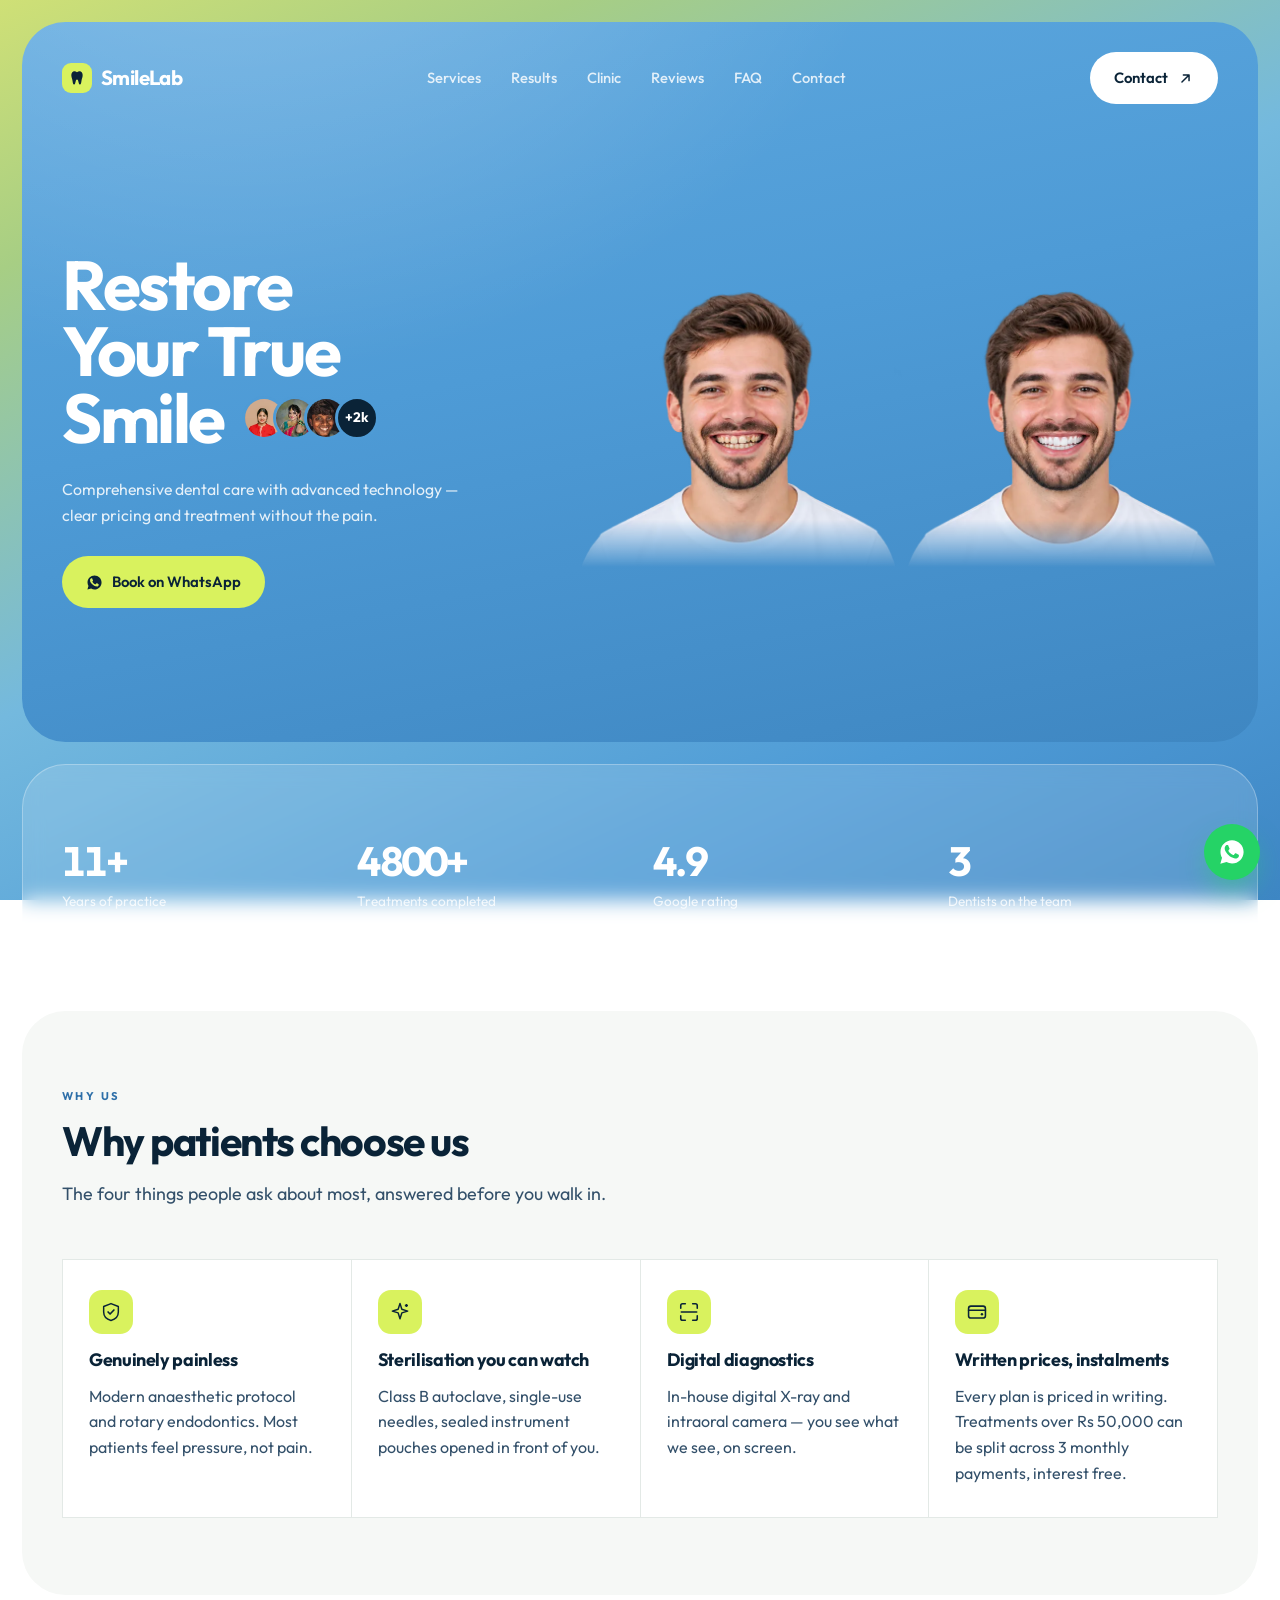
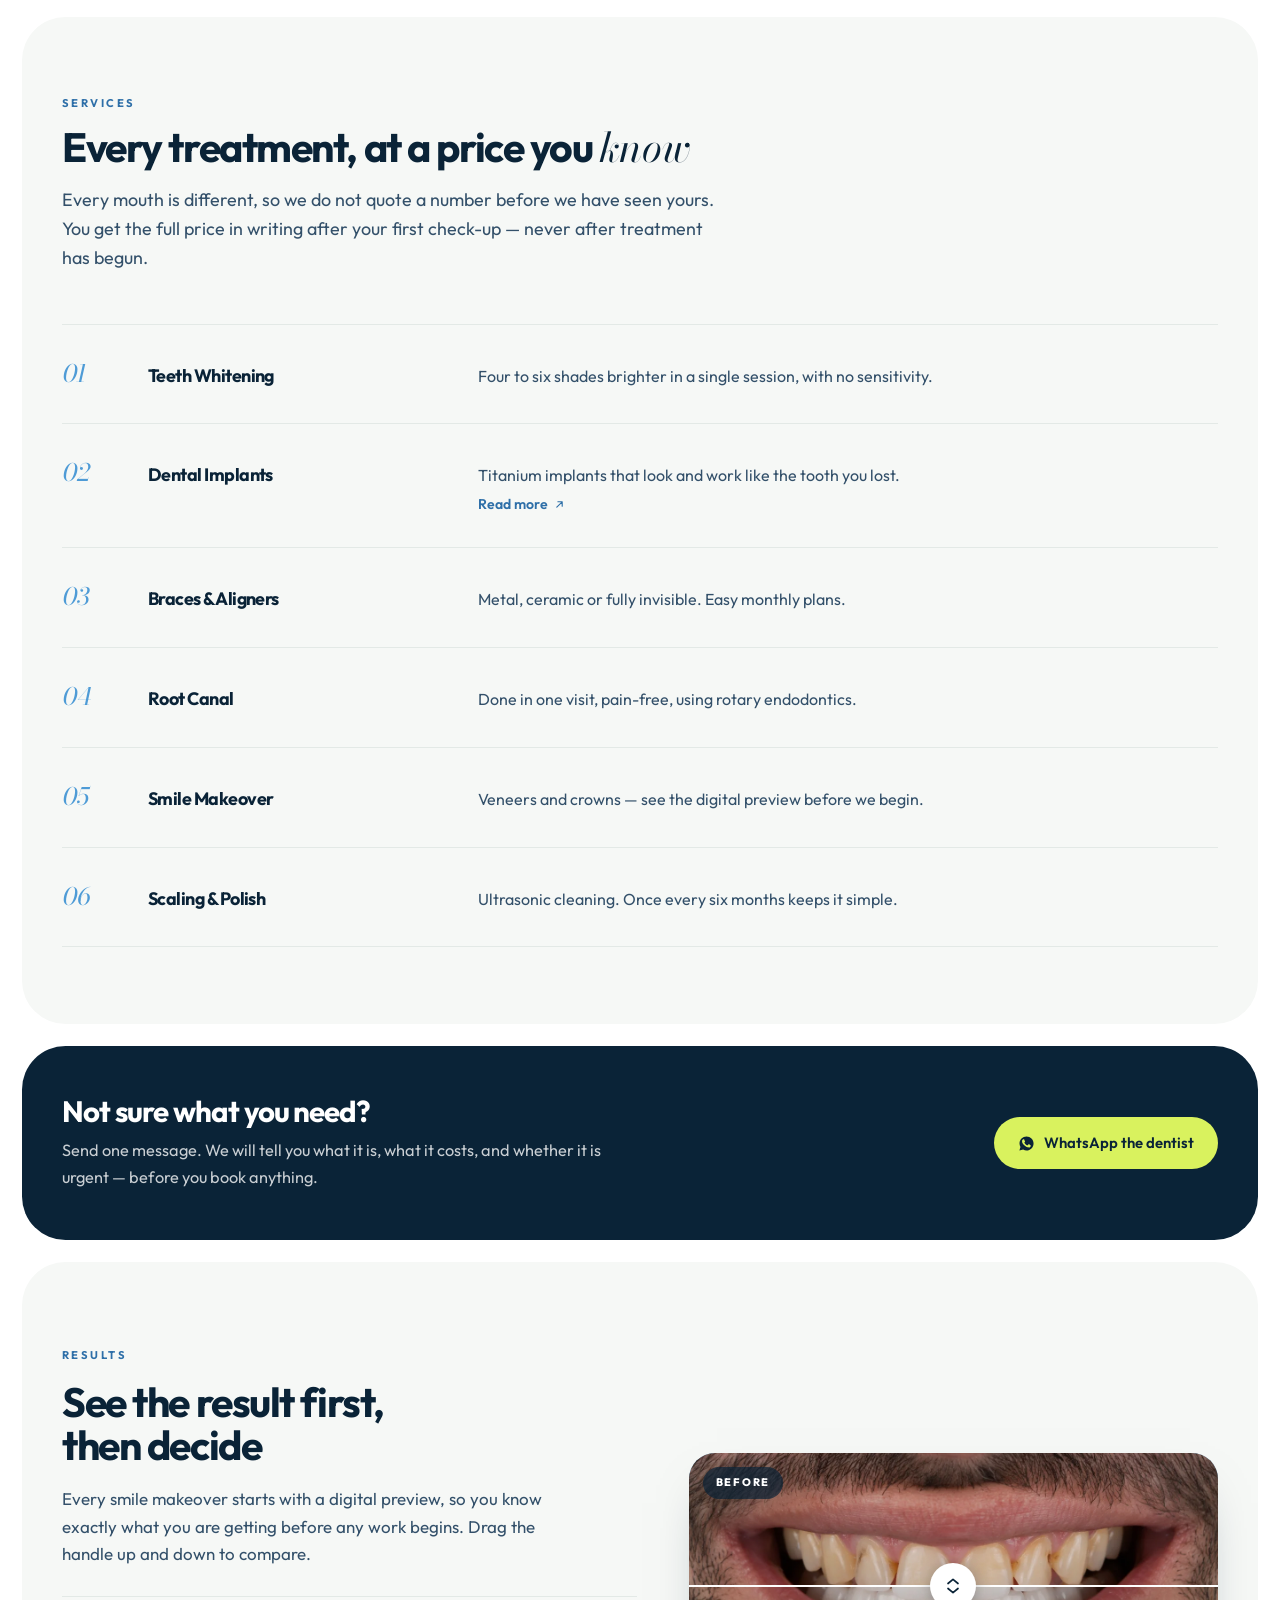
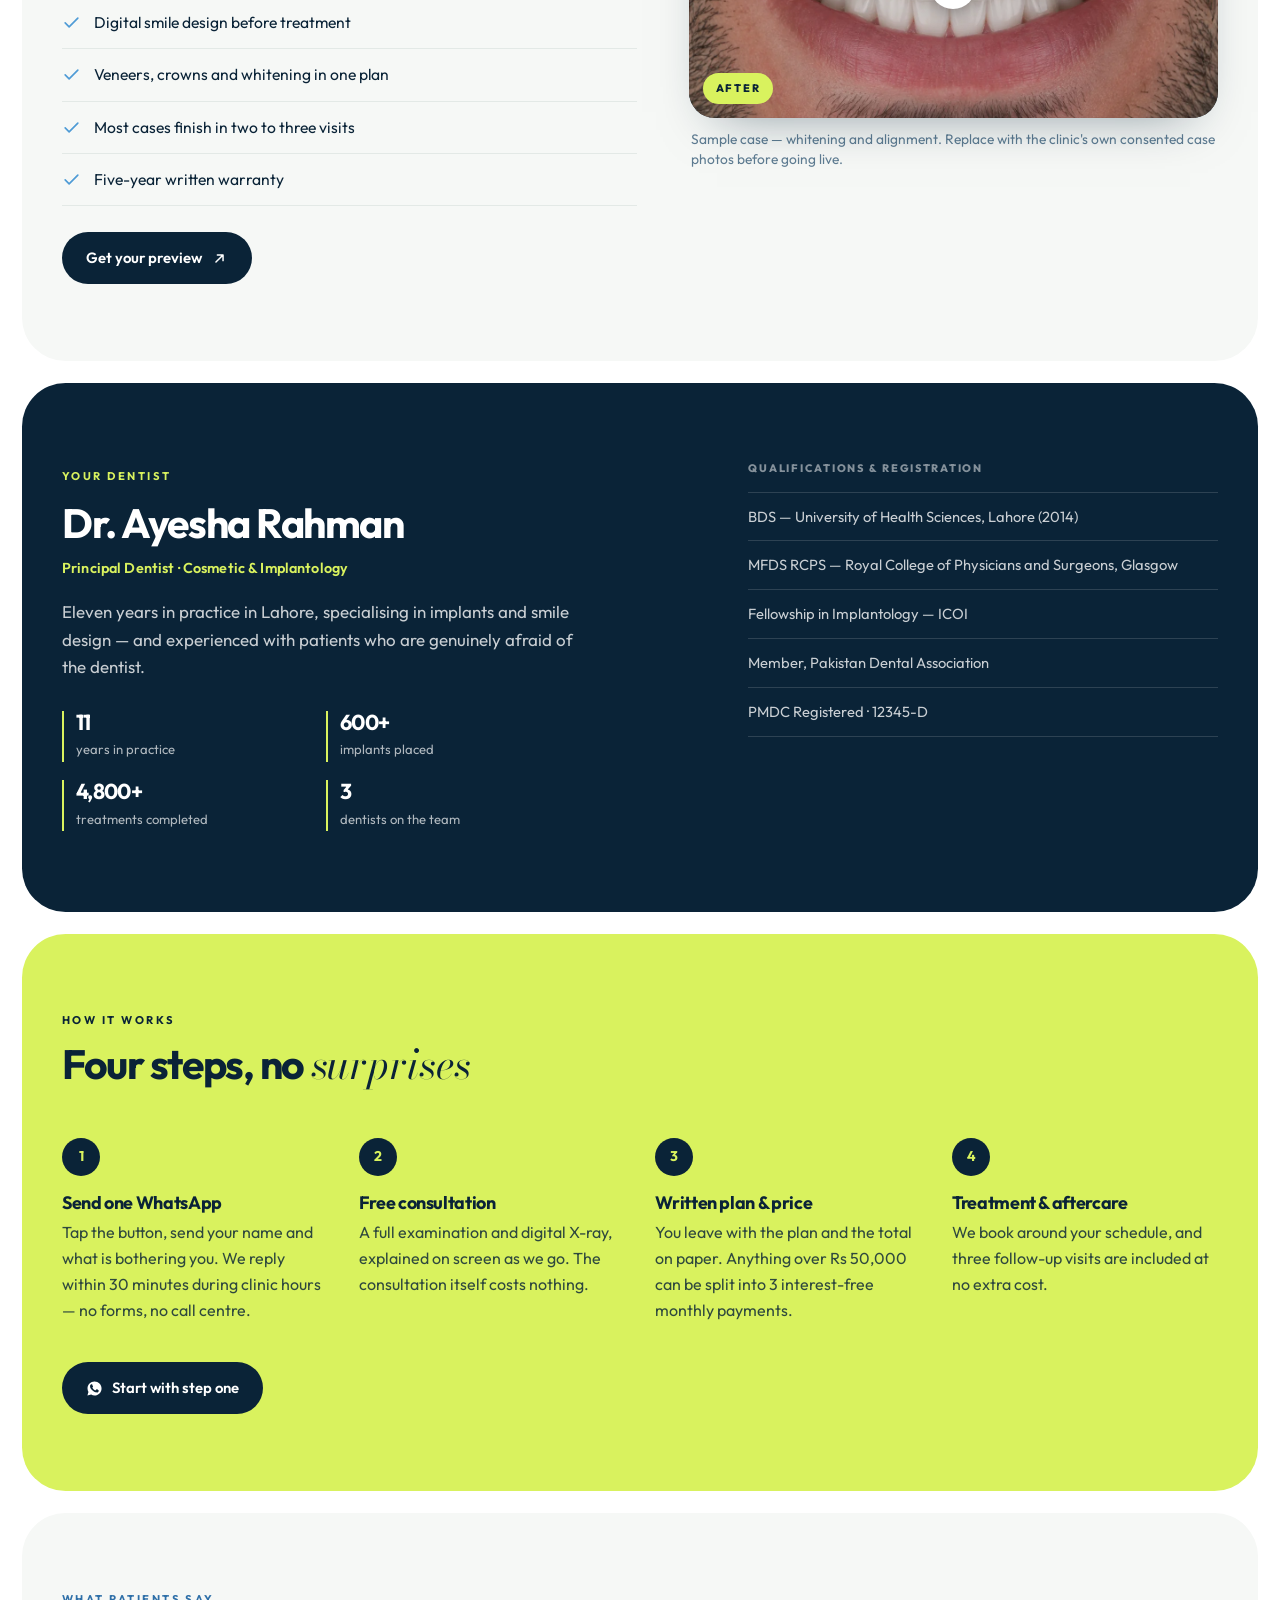
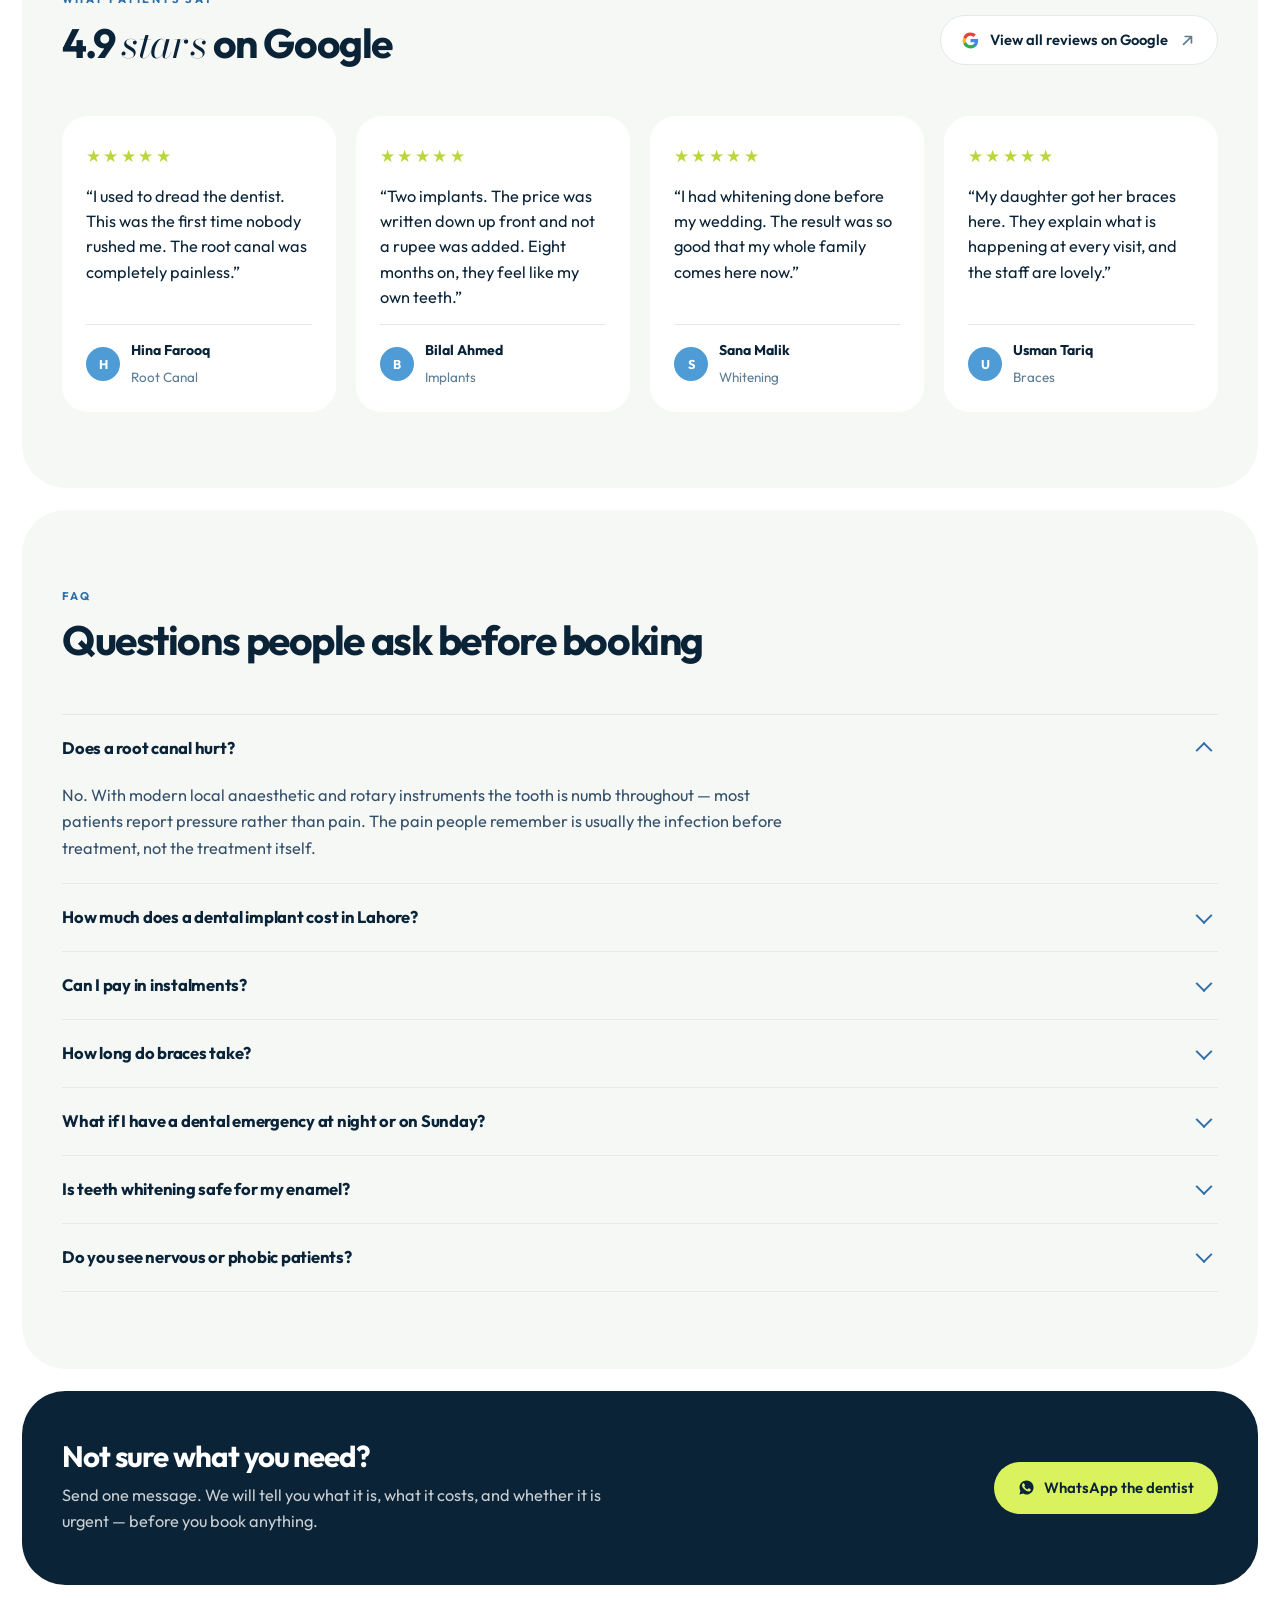
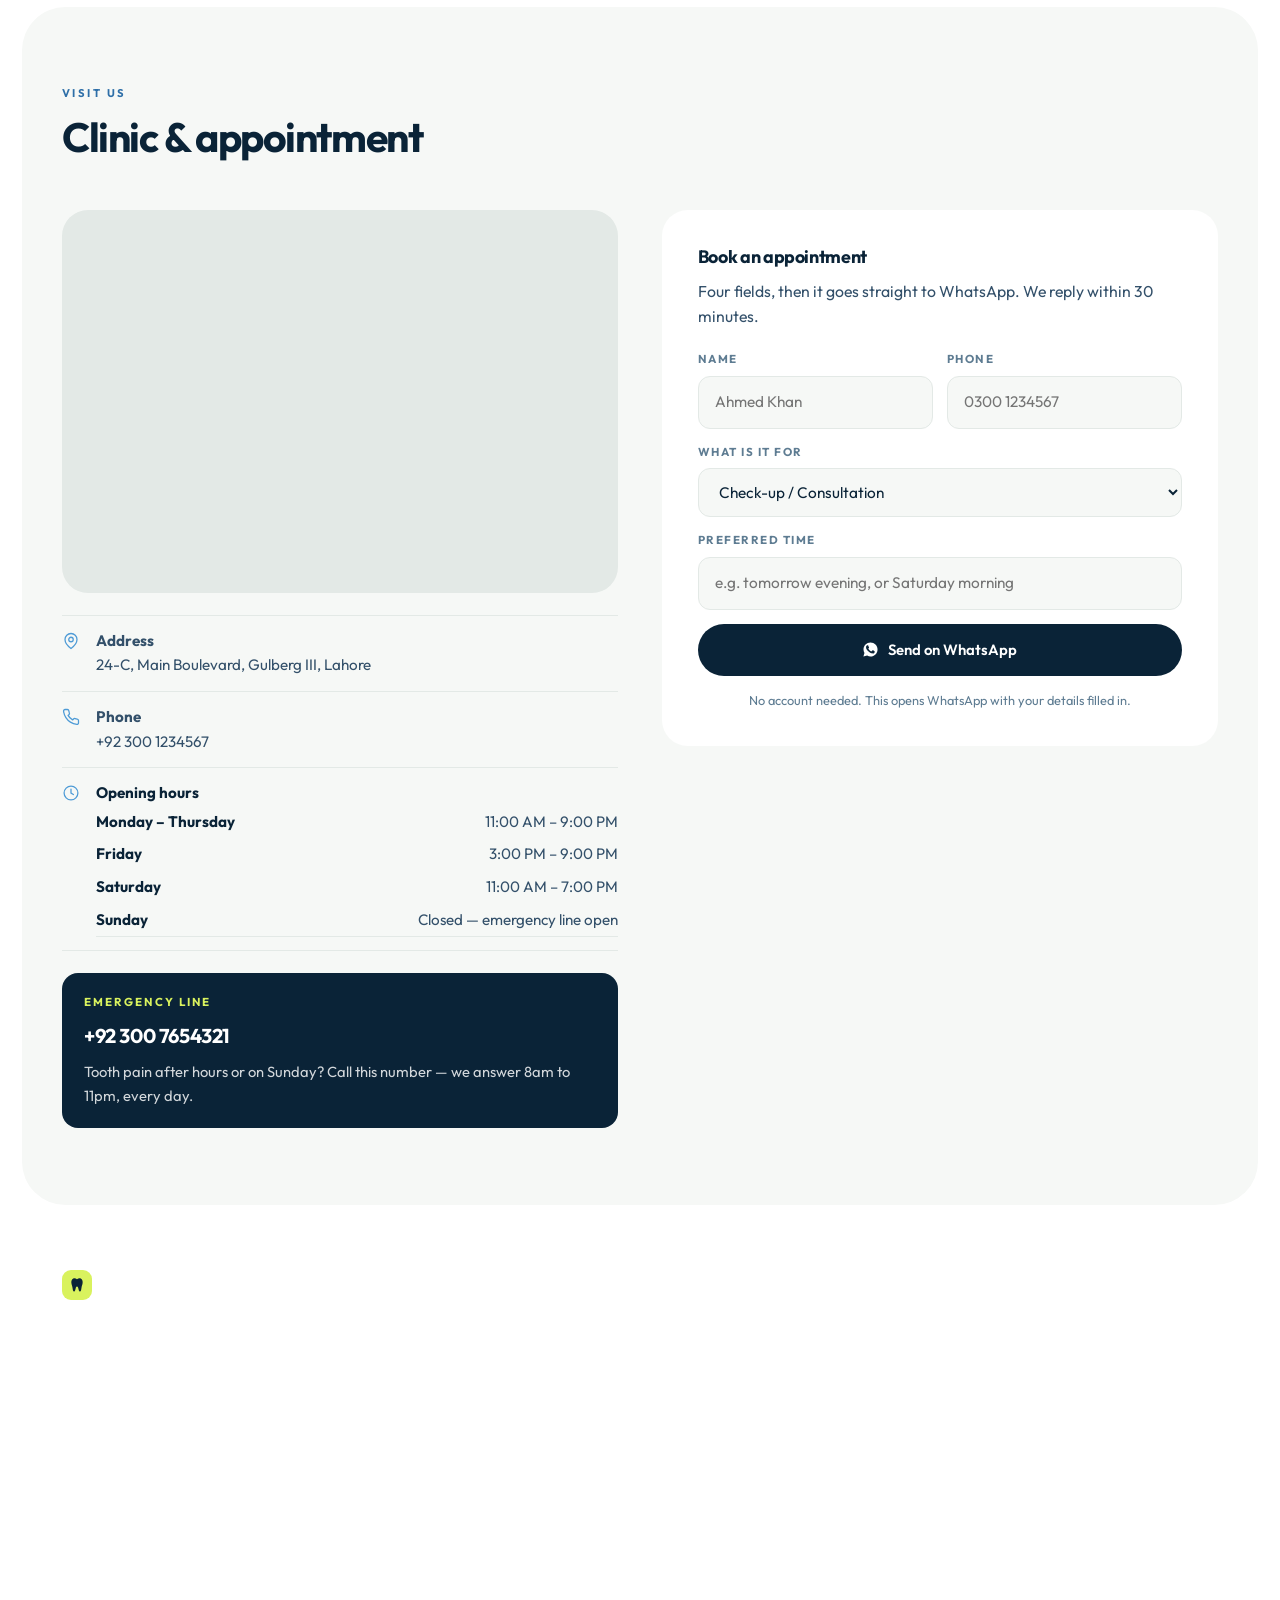
<file: index.html>
<!doctype html>
<html lang="en">
<head>
<meta charset="utf-8">
<meta name="viewport" content="width=device-width, initial-scale=1">
<title>SmileLab — Cosmetic &amp; Implant Dentistry in Lahore</title>
<meta name="description" content="Cosmetic dentistry, dental implants, braces and whitening in Gulberg III, Lahore. Written prices, interest-free instalments and painless treatment. Eleven years in practice.">
<meta name="theme-color" content="#4E9BD6">
<meta property="og:title" content="SmileLab — Restore Your True Smile">
<meta property="og:description" content="Cosmetic &amp; implant dentistry in Lahore. Written prices, painless treatment, instalments available.">
<meta property="og:type" content="website">
<meta property="og:url" content="https://iwasifmunir.github.io/dentist/">
<meta property="og:image" content="https://iwasifmunir.github.io/dentist/assets/img/og-cover.jpg">
<meta property="og:image:width" content="1200">
<meta property="og:image:height" content="630">
<meta name="twitter:card" content="summary_large_image">
<link rel="canonical" href="https://iwasifmunir.github.io/dentist/">

<link rel="preconnect" href="https://fonts.googleapis.com">
<link rel="preconnect" href="https://fonts.gstatic.com" crossorigin>
<link rel="stylesheet" href="https://fonts.googleapis.com/css2?family=Bodoni+Moda:ital,opsz,wght@1,6..96,400;1,6..96,500&family=Outfit:wght@400;500;600;700;800&display=swap">
<link rel="stylesheet" href="assets/css/style.css">
</head>
<body>

<!-- ===== icons ===== -->
<svg width="0" height="0" style="position:absolute" aria-hidden="true" focusable="false">
  <symbol id="i-wa" viewBox="0 0 24 24"><path fill="currentColor" d="M12.04 2C6.58 2 2.13 6.45 2.13 11.91c0 1.75.46 3.45 1.32 4.95L2 22l5.25-1.38a9.9 9.9 0 0 0 4.79 1.22h.01c5.46 0 9.91-4.45 9.91-9.91S17.5 2 12.04 2m5.8 14.16c-.25.69-1.43 1.32-1.98 1.4-.53.08-1.19.11-1.92-.12-.44-.14-1.01-.33-1.74-.64-3.06-1.32-5.06-4.4-5.21-4.6-.15-.2-1.25-1.66-1.25-3.17s.79-2.25 1.07-2.56c.28-.31.61-.38.81-.38.2 0 .41 0 .58.01.19.01.44-.07.69.53.25.61.86 2.11.94 2.26.08.15.13.33.03.53-.1.2-.15.33-.3.5-.15.18-.31.39-.45.53-.15.15-.3.31-.13.61.17.3.76 1.25 1.63 2.03 1.12 1 2.06 1.31 2.36 1.46.3.15.47.13.65-.08.18-.2.75-.87.95-1.17.2-.3.4-.25.68-.15.28.1 1.77.83 2.07.99.3.15.5.22.58.35.07.13.07.74-.18 1.43"/></symbol>
  <symbol id="i-phone" viewBox="0 0 24 24"><path fill="none" stroke="currentColor" stroke-width="1.7" stroke-linecap="round" stroke-linejoin="round" d="M22 16.9v3a2 2 0 0 1-2.2 2 19.8 19.8 0 0 1-8.6-3.1 19.5 19.5 0 0 1-6-6A19.8 19.8 0 0 1 2.1 4.2 2 2 0 0 1 4.1 2h3a2 2 0 0 1 2 1.7c.1 1 .4 1.9.7 2.8a2 2 0 0 1-.4 2.1L8.1 9.9a16 16 0 0 0 6 6l1.3-1.3a2 2 0 0 1 2.1-.5c.9.4 1.8.6 2.8.7a2 2 0 0 1 1.7 2Z"/></symbol>
  <symbol id="i-pin" viewBox="0 0 24 24"><path fill="none" stroke="currentColor" stroke-width="1.7" stroke-linejoin="round" d="M20 10c0 6-8 12-8 12s-8-6-8-12a8 8 0 0 1 16 0Z"/><circle cx="12" cy="10" r="3" fill="none" stroke="currentColor" stroke-width="1.7"/></symbol>
  <symbol id="i-clock" viewBox="0 0 24 24"><circle cx="12" cy="12" r="9.2" fill="none" stroke="currentColor" stroke-width="1.7"/><path fill="none" stroke="currentColor" stroke-width="1.7" stroke-linecap="round" d="M12 7v5.2l3.2 1.9"/></symbol>
  <symbol id="i-check" viewBox="0 0 24 24"><path fill="none" stroke="currentColor" stroke-width="2.1" stroke-linecap="round" stroke-linejoin="round" d="m4 12.5 5 5 11-11"/></symbol>
  <symbol id="i-arrow" viewBox="0 0 24 24"><path fill="none" stroke="currentColor" stroke-width="2.1" stroke-linecap="round" stroke-linejoin="round" d="M7 17 17 7M9 7h8v8"/></symbol>
  <symbol id="i-arrows" viewBox="0 0 24 24"><path fill="none" stroke="currentColor" stroke-width="2" stroke-linecap="round" stroke-linejoin="round" d="m9 6-5 6 5 6m6-12 5 6-5 6"/></symbol>
  <symbol id="i-tooth" viewBox="0 0 24 24"><path fill="currentColor" d="M12 4.2c-1.6-1.2-3.4-1.6-4.9-.9C4.9 4.4 4 7.3 4.6 10c.5 2.3 1 3.3 1.4 5.6.3 1.9.4 4.4 1.8 4.9 1.5.6 1.9-1.9 2.4-4 .4-1.6.7-2.6 1.8-2.6s1.4 1 1.8 2.6c.5 2.1.9 4.6 2.4 4 1.4-.5 1.5-3 1.8-4.9.4-2.3.9-3.3 1.4-5.6.6-2.7-.3-5.6-2.5-6.7-1.5-.7-3.3-.3-4.9.9Z"/></symbol>
  <symbol id="i-shield" viewBox="0 0 24 24"><path fill="none" stroke="currentColor" stroke-width="1.6" stroke-linejoin="round" d="M12 2.8 20 6v6c0 4.6-3.4 8-8 9.2-4.6-1.2-8-4.6-8-9.2V6Z"/><path fill="none" stroke="currentColor" stroke-width="1.8" stroke-linecap="round" stroke-linejoin="round" d="m8.8 12 2.2 2.2 4.2-4.4"/></symbol>
  <symbol id="i-sparkle" viewBox="0 0 24 24"><path fill="none" stroke="currentColor" stroke-width="1.6" stroke-linejoin="round" d="M12 2.6 14 9l6.4 2-6.4 2-2 6.4-2-6.4L3.6 11 10 9Z"/><path fill="none" stroke="currentColor" stroke-width="1.6" d="M19 3.2v3.4M17.3 4.9h3.4"/></symbol>
  <symbol id="i-scan" viewBox="0 0 24 24"><path fill="none" stroke="currentColor" stroke-width="1.7" stroke-linecap="round" stroke-linejoin="round" d="M3 8V5a2 2 0 0 1 2-2h3m8 0h3a2 2 0 0 1 2 2v3m0 8v3a2 2 0 0 1-2 2h-3M8 21H5a2 2 0 0 1-2-2v-3"/><path fill="none" stroke="currentColor" stroke-width="1.7" stroke-linecap="round" d="M3.6 12h16.8"/></symbol>
  <symbol id="i-wallet" viewBox="0 0 24 24"><rect x="2.8" y="5.6" width="18.4" height="13" rx="2.6" fill="none" stroke="currentColor" stroke-width="1.7"/><path fill="none" stroke="currentColor" stroke-width="1.7" stroke-linecap="round" d="M2.8 10h18.4"/><circle cx="17.4" cy="14.4" r="1.3" fill="currentColor"/></symbol>
  <symbol id="i-google" viewBox="0 0 24 24"><path fill="#4285F4" d="M21.6 12.23c0-.71-.06-1.4-.18-2.05H12v3.88h5.38a4.6 4.6 0 0 1-2 3.02v2.5h3.24c1.89-1.74 2.98-4.3 2.98-7.35"/><path fill="#34A853" d="M12 22c2.7 0 4.96-.9 6.62-2.42l-3.24-2.5c-.9.6-2.04.96-3.38.96-2.6 0-4.8-1.76-5.59-4.12H3.06v2.59A10 10 0 0 0 12 22"/><path fill="#FBBC05" d="M6.41 13.92a6 6 0 0 1 0-3.84V7.49H3.06a10 10 0 0 0 0 9.02z"/><path fill="#EA4335" d="M12 5.94c1.47 0 2.79.51 3.83 1.5l2.87-2.87C16.95 2.98 14.7 2 12 2a10 10 0 0 0-8.94 5.49l3.35 2.59C7.2 7.72 9.4 5.94 12 5.94"/></symbol>
</svg>

<div class="shell">

<!-- ================= HERO ================= -->
<header class="hero" id="top">
  <nav class="nav">
    <a class="logo" href="#top">
      <span class="logo__mark"><svg><use href="#i-tooth"></use></svg></span>
      <span data-bind="name">SmileLab</span>
    </a>
    <div class="nav__links" id="nav-links">
      <a href="#services">Services</a>
      <a href="#results">Results</a>
      <a href="#clinic">Clinic</a>
      <a href="#reviews">Reviews</a>
      <a href="#faq">FAQ</a>
      <a href="#book">Contact</a>
    </div>
    <a class="btn btn--white nav__cta" data-wa href="#book">Contact <svg><use href="#i-arrow"></use></svg></a>
    <button class="burger" id="nav-toggle" type="button"
            aria-label="Open menu" aria-expanded="false" aria-controls="nav-links">
      <span></span><span></span><span></span>
    </button>
  </nav>

  <div class="hero__body">
    <div class="hero__copy">
      <h1 class="reveal">
        <span data-bind="hero.line1">Restore</span><br>
        <span data-bind="hero.line2">Your True</span><br>
        <span class="row">
          <span data-bind="hero.line3">Smile</span>
          <span class="avatars" id="avatars"></span>
        </span>
      </h1>
      <p class="hero__text reveal" style="--d:120ms" data-bind="hero.text"></p>
      <div class="hero__actions reveal" style="--d:200ms">
        <a class="btn btn--lime" data-wa href="#book"><svg><use href="#i-wa"></use></svg> Book on WhatsApp</a>
      </div>
    </div>

    <!-- before/after case photo — balances the 3D with something verifiable -->
    <figure class="hero__photo reveal" style="--d:280ms">
      <img id="hero-photo-img" alt="The same patient before and after whitening and alignment treatment" loading="eager" decoding="async">
    </figure>
  </div>
</header>

<!-- ================= STATS ================= -->
<section class="panel panel--glass">
  <div class="strip reveal" id="stats"></div>
</section>

<!-- ================= WHY US ================= -->
<section class="panel panel--white" id="why">
  <div class="head reveal">
    <span class="eyebrow">Why us</span>
    <h2 id="why-title"></h2>
    <p id="why-text"></p>
  </div>
  <div class="why" id="why-grid"></div>
</section>

<!-- ================= SERVICES ================= -->
<section class="panel panel--white" id="services">
  <div class="head reveal">
    <span class="eyebrow">Services</span>
    <h2>Every treatment, at a price you <span class="serif">know</span></h2>
    <p id="services-note"></p>
  </div>
  <div id="services-list"></div>
</section>

<!-- ============ CTA BAND ============ -->
<section class="panel cta reveal" id="cta-1"></section>

<!-- ================= RESULTS ================= -->
<section class="panel panel--white" id="results">
  <div class="results">
    <div class="reveal">
      <span class="eyebrow" style="color:var(--sky-dp)">Results</span>
      <h2 id="results-title" style="margin-top:14px"></h2>
      <p class="results__lede" id="results-text"></p>
      <ul id="results-points"></ul>
      <a class="btn btn--ink" data-wa href="#book" style="margin-top:26px">Get your preview <svg><use href="#i-arrow"></use></svg></a>
    </div>

    <div class="reveal" style="--d:140ms">
      <div class="ba" id="ba" role="slider" tabindex="0" aria-orientation="vertical"
           aria-label="Before and after comparison — drag the handle up or down"
           aria-valuemin="0" aria-valuemax="100" aria-valuenow="50">
        <div class="ba__layer" id="ba-before"></div>
        <div class="ba__layer ba__layer--after" id="ba-after"></div>
        <span class="ba__tag ba__tag--l">Before</span>
        <span class="ba__tag ba__tag--r">After</span>
        <div class="ba__handle" id="ba-handle">
          <span class="ba__knob"><svg><use href="#i-arrows"></use></svg></span>
        </div>
      </div>
      <p class="ba__caption" id="ba-caption"></p>
    </div>
  </div>
</section>

<!-- ================= CLINIC / DOCTOR ================= -->
<section class="panel panel--ink" id="clinic">
  <div class="doc">
    <div class="reveal">
      <span class="eyebrow" style="color:var(--lime)">Your dentist</span>
      <h2 style="margin-top:14px" data-bind="clinic.doctor"></h2>
      <p class="doc__role" data-bind="clinic.role"></p>
      <p class="doc__bio" data-bind="clinic.bio"></p>
      <div class="doc__facts" id="doc-facts"></div>
    </div>
    <div class="reveal" style="--d:140ms">
      <span class="doc__credlabel">Qualifications &amp; registration</span>
      <ul class="doc__creds" id="creds"></ul>
    </div>
  </div>
</section>

<!-- ================= PROCESS ================= -->
<section class="panel panel--lime">
  <div class="head reveal">
    <span class="eyebrow">How it works</span>
    <h2>Four steps, no <span class="serif">surprises</span></h2>
  </div>
  <div class="proc" id="process"></div>
  <div class="proc__cta reveal">
    <a class="btn btn--ink" data-wa href="#book"><svg><use href="#i-wa"></use></svg> Start with step one</a>
  </div>
</section>

<!-- ================= REVIEWS ================= -->
<section class="panel panel--white" id="reviews">
  <div class="head head--row reveal">
    <div>
      <span class="eyebrow">What patients say</span>
      <h2>4.9 <span class="serif">stars</span> on Google</h2>
    </div>
    <a class="glink" id="google-link" target="_blank" rel="noopener">
      <svg><use href="#i-google"></use></svg>
      <span>View all reviews on Google</span>
      <svg class="glink__arr"><use href="#i-arrow"></use></svg>
    </a>
  </div>
  <div class="rev" id="reviews-grid"></div>
</section>

<!-- ================= FAQ ================= -->
<section class="panel panel--white" id="faq">
  <div class="head reveal">
    <span class="eyebrow">FAQ</span>
    <h2 id="faq-title"></h2>
  </div>
  <div class="faq" id="faq-list"></div>
</section>

<!-- ============ CTA BAND ============ -->
<section class="panel cta reveal" id="cta-2"></section>

<!-- ================= BOOK ================= -->
<section class="panel panel--white" id="book">
  <div class="head reveal">
    <span class="eyebrow">Visit us</span>
    <h2>Clinic &amp; appointment</h2>
  </div>
  <div class="book">
    <div class="reveal">
      <div class="map" id="map-wrap">
        <iframe id="map" title="Map to the clinic" loading="lazy" referrerpolicy="no-referrer-when-downgrade"></iframe>
        <button class="map__veil" id="map-veil" type="button">Click to interact with the map</button>
      </div>
      <ul class="info">
        <li><svg><use href="#i-pin"></use></svg><span><b>Address</b><span data-bind="address"></span></span></li>
        <li><svg><use href="#i-phone"></use></svg><span><b>Phone</b><a data-tel href="#"><span data-bind="phone"></span></a></span></li>
        <li><svg><use href="#i-clock"></use></svg><div><b>Opening hours</b><ul class="hours" id="hours"></ul></div></li>
      </ul>
      <div class="emerg" id="emergency"></div>
    </div>

    <form class="form reveal" id="booking-form" style="--d:120ms" novalidate>
      <h3>Book an appointment</h3>
      <p class="form__lede">Four fields, then it goes straight to WhatsApp. We reply within 30 minutes.</p>
      <div class="form__row">
        <div class="field"><label for="f-name">Name</label><input id="f-name" type="text" autocomplete="name" placeholder="Ahmed Khan" required></div>
        <div class="field"><label for="f-phone">Phone</label><input id="f-phone" type="tel" autocomplete="tel" placeholder="0300 1234567" required></div>
      </div>
      <div class="field"><label for="f-service">What is it for</label><select id="f-service"></select></div>
      <div class="field"><label for="f-when">Preferred time</label><input id="f-when" type="text" placeholder="e.g. tomorrow evening, or Saturday morning"></div>
      <button class="btn btn--ink" type="submit"><svg><use href="#i-wa"></use></svg> Send on WhatsApp</button>
      <small>No account needed. This opens WhatsApp with your details filled in.</small>
    </form>
  </div>
</section>

<!-- ================= FOOTER ================= -->
<footer class="foot">
  <div class="foot__grid">
    <div>
      <a class="logo" href="#top" style="margin-bottom:14px">
        <span class="logo__mark"><svg><use href="#i-tooth"></use></svg></span>
        <span data-bind="name"></span>
      </a>
      <p class="foot__tag" data-bind="tagline"></p>
      <ul class="socials" id="socials"></ul>
    </div>
    <div><h4>Services</h4><ul id="foot-services"></ul></div>
    <div><h4>Contact</h4><ul>
      <li><a data-tel href="#"><span data-bind="phone"></span></a></li>
      <li><a data-mail href="#"><span data-bind="email"></span></a></li>
      <li><span data-bind="address"></span></li>
      <li><a data-tel-emergency href="#">Emergency: <span data-bind="emergency.phone"></span></a></li>
    </ul></div>
  </div>
  <div class="foot__bar">
    <span>© <span id="year"></span> <span data-bind="name"></span></span>
    <span>Sample imagery — replace with the clinic&rsquo;s own before going live</span>
  </div>
</footer>

</div><!-- /shell -->

<a class="fab" data-wa href="#book" aria-label="WhatsApp"><svg><use href="#i-wa"></use></svg></a>
<div class="callbar">
  <a data-tel href="#"><svg><use href="#i-phone"></use></svg> Call</a>
  <a data-wa href="#book"><svg><use href="#i-wa"></use></svg> WhatsApp</a>
</div>

<script src="assets/js/data.js"></script>
<script src="assets/js/app.js"></script>
</body>
</html>
</file>
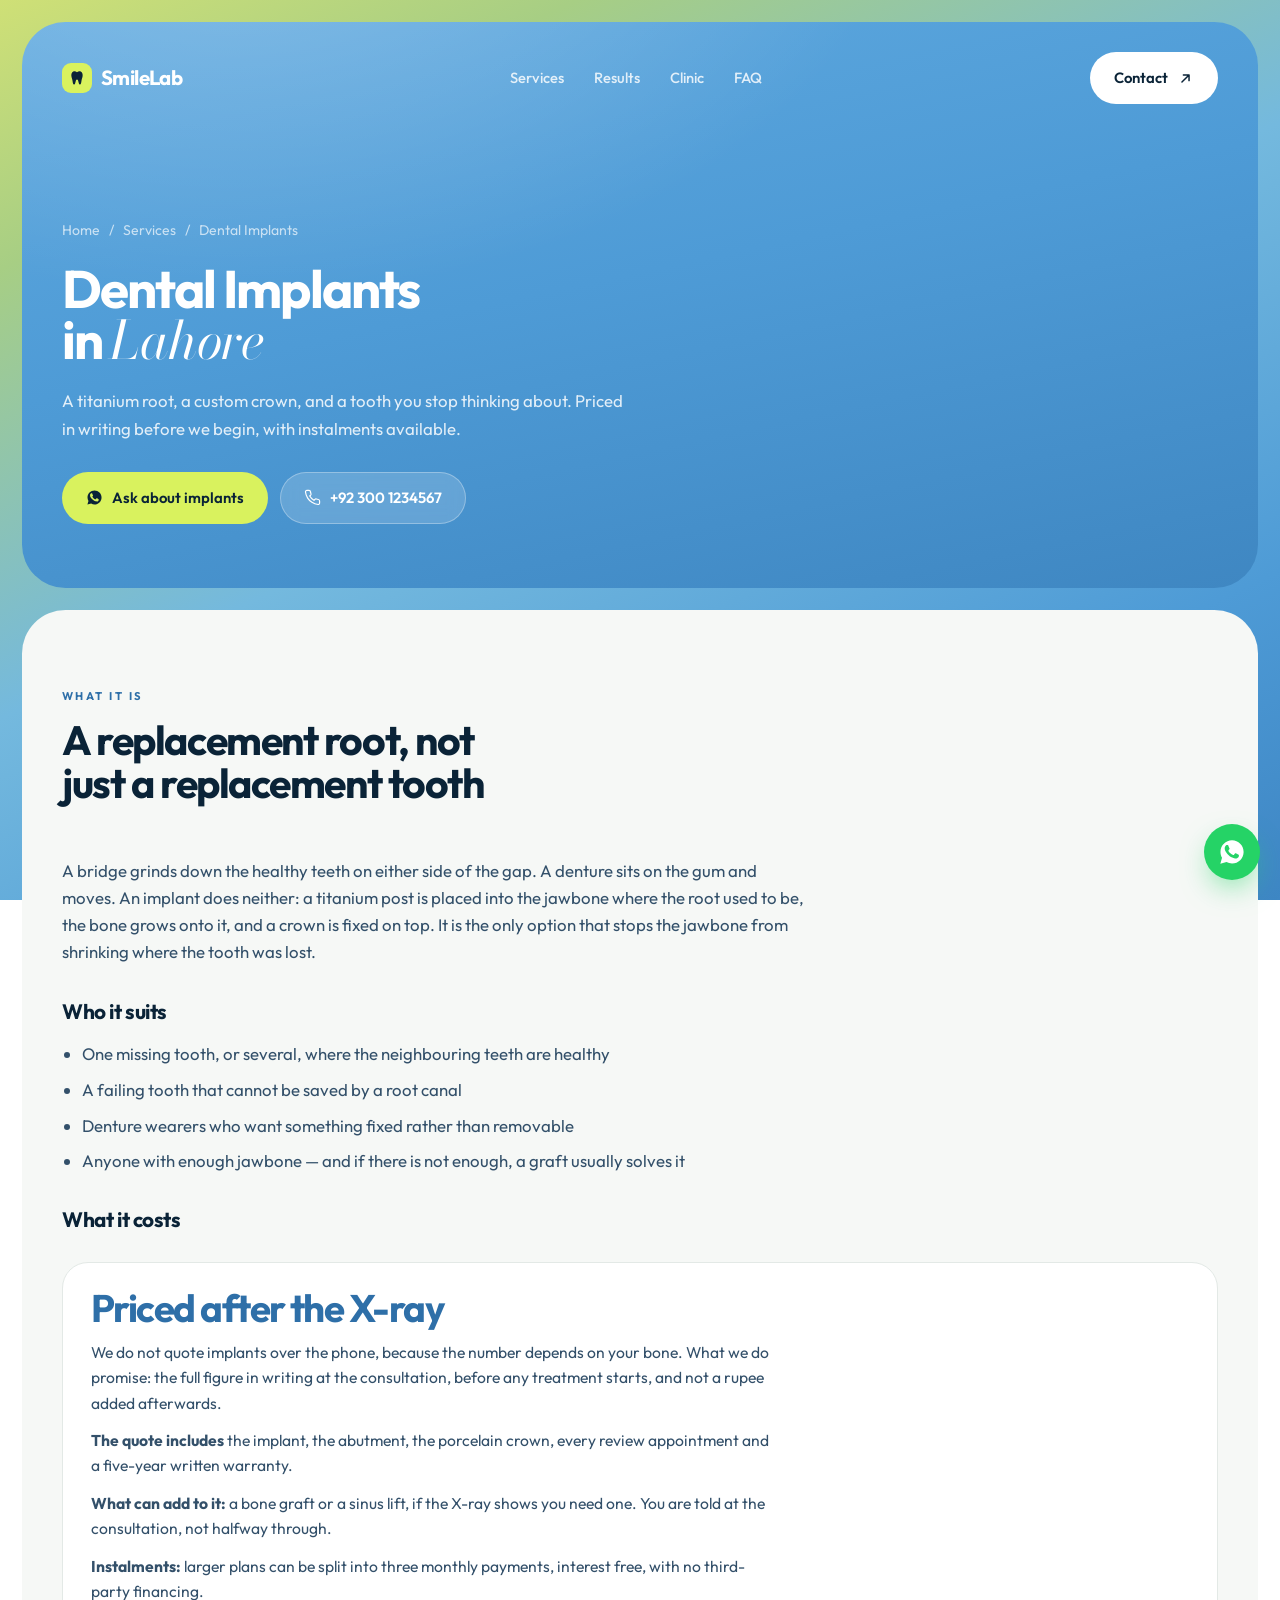
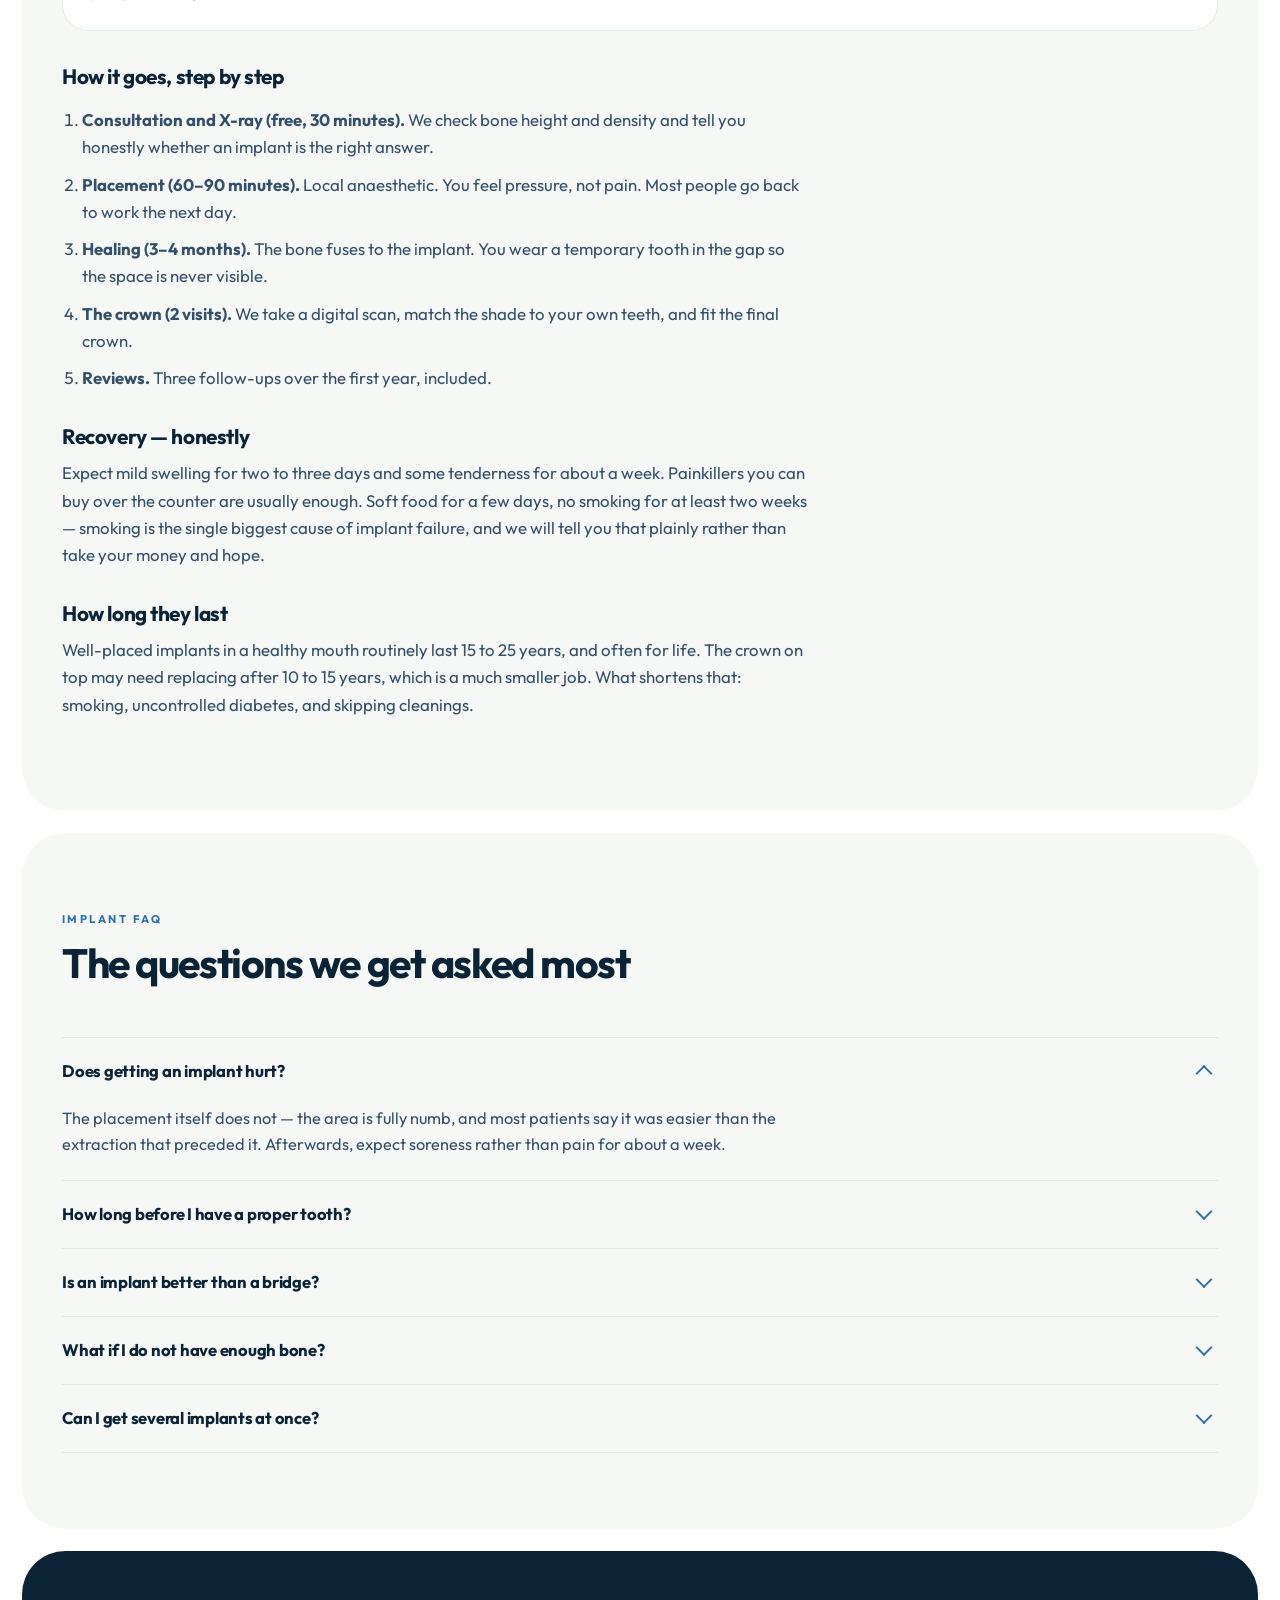
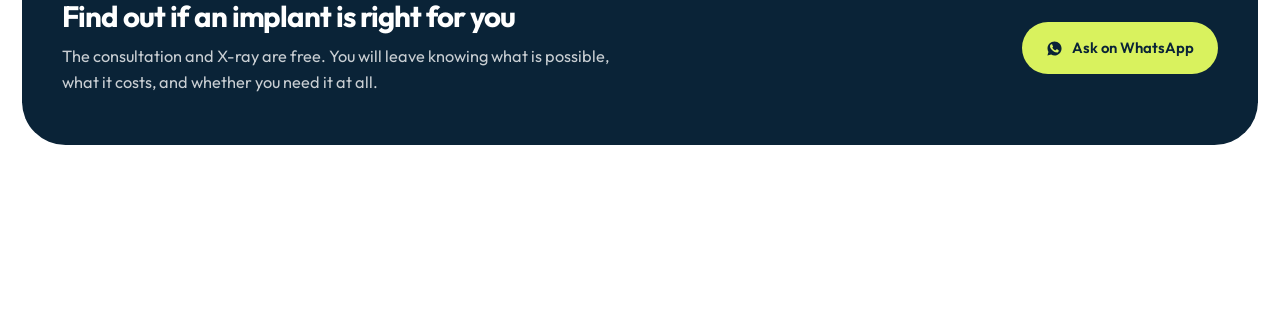
<file: services/dental-implants.html>
<!doctype html>
<html lang="en">
<head>
<meta charset="utf-8">
<meta name="viewport" content="width=device-width, initial-scale=1">
<title>Dental Implants in Lahore — Cost, Procedure &amp; Recovery | SmileLab</title>
<meta name="description" content="Dental implants in Gulberg III, Lahore. Written pricing confirmed at the consultation, interest-free instalments and a five-year warranty.">
<meta name="theme-color" content="#4E9BD6">
<meta property="og:title" content="Dental Implants in Lahore — SmileLab">
<meta property="og:description" content="Written pricing confirmed at the consultation, interest-free instalments and a five-year warranty.">
<meta property="og:type" content="article">
<meta property="og:url" content="https://iwasifmunir.github.io/dentist/services/dental-implants.html">
<meta property="og:image" content="https://iwasifmunir.github.io/dentist/assets/img/og-cover.jpg">
<meta name="twitter:card" content="summary_large_image">
<link rel="canonical" href="https://iwasifmunir.github.io/dentist/services/dental-implants.html">

<link rel="preconnect" href="https://fonts.googleapis.com">
<link rel="preconnect" href="https://fonts.gstatic.com" crossorigin>
<link rel="stylesheet" href="https://fonts.googleapis.com/css2?family=Bodoni+Moda:ital,opsz,wght@1,6..96,400;1,6..96,500&family=Outfit:wght@400;500;600;700;800&display=swap">
<link rel="stylesheet" href="../assets/css/style.css">

<script type="application/ld+json">
{
  "@context": "https://schema.org",
  "@type": "MedicalProcedure",
  "name": "Dental Implant",
  "procedureType": "https://schema.org/SurgicalProcedure",
  "bodyLocation": "Jaw",
  "howPerformed": "A titanium post is placed into the jawbone, left to integrate for three to four months, then restored with a custom crown.",
  "preparation": "Digital X-ray and bone assessment at a free consultation."
}
</script>
</head>
<body>

<svg width="0" height="0" style="position:absolute" aria-hidden="true" focusable="false">
  <symbol id="i-wa" viewBox="0 0 24 24"><path fill="currentColor" d="M12.04 2C6.58 2 2.13 6.45 2.13 11.91c0 1.75.46 3.45 1.32 4.95L2 22l5.25-1.38a9.9 9.9 0 0 0 4.79 1.22h.01c5.46 0 9.91-4.45 9.91-9.91S17.5 2 12.04 2m5.8 14.16c-.25.69-1.43 1.32-1.98 1.4-.53.08-1.19.11-1.92-.12-.44-.14-1.01-.33-1.74-.64-3.06-1.32-5.06-4.4-5.21-4.6-.15-.2-1.25-1.66-1.25-3.17s.79-2.25 1.07-2.56c.28-.31.61-.38.81-.38.2 0 .41 0 .58.01.19.01.44-.07.69.53.25.61.86 2.11.94 2.26.08.15.13.33.03.53-.1.2-.15.33-.3.5-.15.18-.31.39-.45.53-.15.15-.3.31-.13.61.17.3.76 1.25 1.63 2.03 1.12 1 2.06 1.31 2.36 1.46.3.15.47.13.65-.08.18-.2.75-.87.95-1.17.2-.3.4-.25.68-.15.28.1 1.77.83 2.07.99.3.15.5.22.58.35.07.13.07.74-.18 1.43"/></symbol>
  <symbol id="i-phone" viewBox="0 0 24 24"><path fill="none" stroke="currentColor" stroke-width="1.7" stroke-linecap="round" stroke-linejoin="round" d="M22 16.9v3a2 2 0 0 1-2.2 2 19.8 19.8 0 0 1-8.6-3.1 19.5 19.5 0 0 1-6-6A19.8 19.8 0 0 1 2.1 4.2 2 2 0 0 1 4.1 2h3a2 2 0 0 1 2 1.7c.1 1 .4 1.9.7 2.8a2 2 0 0 1-.4 2.1L8.1 9.9a16 16 0 0 0 6 6l1.3-1.3a2 2 0 0 1 2.1-.5c.9.4 1.8.6 2.8.7a2 2 0 0 1 1.7 2Z"/></symbol>
  <symbol id="i-arrow" viewBox="0 0 24 24"><path fill="none" stroke="currentColor" stroke-width="2.1" stroke-linecap="round" stroke-linejoin="round" d="M7 17 17 7M9 7h8v8"/></symbol>
  <symbol id="i-check" viewBox="0 0 24 24"><path fill="none" stroke="currentColor" stroke-width="2.1" stroke-linecap="round" stroke-linejoin="round" d="m4 12.5 5 5 11-11"/></symbol>
  <symbol id="i-tooth" viewBox="0 0 24 24"><path fill="currentColor" d="M12 4.2c-1.6-1.2-3.4-1.6-4.9-.9C4.9 4.4 4 7.3 4.6 10c.5 2.3 1 3.3 1.4 5.6.3 1.9.4 4.4 1.8 4.9 1.5.6 1.9-1.9 2.4-4 .4-1.6.7-2.6 1.8-2.6s1.4 1 1.8 2.6c.5 2.1.9 4.6 2.4 4 1.4-.5 1.5-3 1.8-4.9.4-2.3.9-3.3 1.4-5.6.6-2.7-.3-5.6-2.5-6.7-1.5-.7-3.3-.3-4.9.9Z"/></symbol>
</svg>

<div class="shell">

<!-- ===== sub-hero ===== -->
<header class="hero" style="min-height:auto">
  <nav class="nav">
    <a class="logo" href="../index.html">
      <span class="logo__mark"><svg><use href="#i-tooth"></use></svg></span>
      <span data-bind="name">SmileLab</span>
    </a>
    <div class="nav__links" id="nav-links">
      <a href="../index.html#services">Services</a>
      <a href="../index.html#results">Results</a>
      <a href="../index.html#clinic">Clinic</a>
      <a href="../index.html#faq">FAQ</a>
    </div>
    <a class="btn btn--white nav__cta" data-wa href="#book">Contact <svg><use href="#i-arrow"></use></svg></a>
    <button class="burger" id="nav-toggle" type="button"
            aria-label="Open menu" aria-expanded="false" aria-controls="nav-links">
      <span></span><span></span><span></span>
    </button>
  </nav>

  <div class="subhero">
    <div class="crumbs">
      <a href="../index.html">Home</a> <span>/</span>
      <a href="../index.html#services">Services</a> <span>/</span>
      <span>Dental Implants</span>
    </div>
    <h1>Dental Implants<br>in <span class="serif">Lahore</span></h1>
    <p class="lede">A titanium root, a custom crown, and a tooth you stop thinking about. Priced in writing before we begin, with instalments available.</p>
    <div class="hero__actions">
      <a class="btn btn--lime" data-wa href="#book"><svg><use href="#i-wa"></use></svg> Ask about implants</a>
      <a class="btn btn--glass" data-tel href="#"><svg><use href="#i-phone"></use></svg> <span data-bind="phone"></span></a>
    </div>
  </div>
</header>

<!-- ===== body ===== -->
<section class="panel panel--white">
  <div class="prose" style="max-width:none">
    <div class="head">
      <span class="eyebrow">What it is</span>
      <h2>A replacement root, not just a replacement tooth</h2>
    </div>

    <p>A bridge grinds down the healthy teeth on either side of the gap. A denture sits on the gum and moves. An implant does neither: a titanium post is placed into the jawbone where the root used to be, the bone grows onto it, and a crown is fixed on top. It is the only option that stops the jawbone from shrinking where the tooth was lost.</p>

    <h3>Who it suits</h3>
    <ul>
      <li>One missing tooth, or several, where the neighbouring teeth are healthy</li>
      <li>A failing tooth that cannot be saved by a root canal</li>
      <li>Denture wearers who want something fixed rather than removable</li>
      <li>Anyone with enough jawbone — and if there is not enough, a graft usually solves it</li>
    </ul>

    <h3>What it costs</h3>
    <div class="pricebox">
      <div class="v">Priced after the X-ray</div>
      <p>We do not quote implants over the phone, because the number depends on your bone. What we do promise: the full figure in writing at the consultation, before any treatment starts, and not a rupee added afterwards.</p>
      <p><strong>The quote includes</strong> the implant, the abutment, the porcelain crown, every review appointment and a five-year written warranty.</p>
      <p><strong>What can add to it:</strong> a bone graft or a sinus lift, if the X-ray shows you need one. You are told at the consultation, not halfway through.</p>
      <p><strong>Instalments:</strong> larger plans can be split into three monthly payments, interest free, with no third-party financing.</p>
    </div>

    <h3>How it goes, step by step</h3>
    <ol style="color:var(--ink-2);max-width:68ch;font-size:1.05rem;padding-left:1.2em">
      <li style="margin-bottom:.6em"><strong>Consultation and X-ray (free, 30 minutes).</strong> We check bone height and density and tell you honestly whether an implant is the right answer.</li>
      <li style="margin-bottom:.6em"><strong>Placement (60–90 minutes).</strong> Local anaesthetic. You feel pressure, not pain. Most people go back to work the next day.</li>
      <li style="margin-bottom:.6em"><strong>Healing (3–4 months).</strong> The bone fuses to the implant. You wear a temporary tooth in the gap so the space is never visible.</li>
      <li style="margin-bottom:.6em"><strong>The crown (2 visits).</strong> We take a digital scan, match the shade to your own teeth, and fit the final crown.</li>
      <li><strong>Reviews.</strong> Three follow-ups over the first year, included.</li>
    </ol>

    <h3>Recovery — honestly</h3>
    <p>Expect mild swelling for two to three days and some tenderness for about a week. Painkillers you can buy over the counter are usually enough. Soft food for a few days, no smoking for at least two weeks — smoking is the single biggest cause of implant failure, and we will tell you that plainly rather than take your money and hope.</p>

    <h3>How long they last</h3>
    <p>Well-placed implants in a healthy mouth routinely last 15 to 25 years, and often for life. The crown on top may need replacing after 10 to 15 years, which is a much smaller job. What shortens that: smoking, uncontrolled diabetes, and skipping cleanings.</p>
  </div>
</section>

<!-- ===== FAQ ===== -->
<section class="panel panel--white">
  <div class="head">
    <span class="eyebrow">Implant FAQ</span>
    <h2>The questions we get asked most</h2>
  </div>
  <div class="faq">
    <details open>
      <summary>Does getting an implant hurt?</summary>
      <p>The placement itself does not — the area is fully numb, and most patients say it was easier than the extraction that preceded it. Afterwards, expect soreness rather than pain for about a week.</p>
    </details>
    <details>
      <summary>How long before I have a proper tooth?</summary>
      <p>Three to four months from placement to final crown, because the bone needs that time to fuse. You are never without a tooth in the gap — a temporary is fitted the same day.</p>
    </details>
    <details>
      <summary>Is an implant better than a bridge?</summary>
      <p>Usually, yes. A bridge is faster and cheaper up front but requires cutting down two healthy teeth, and it does not stop bone loss. Over 15 years an implant tends to work out cheaper because bridges need replacing.</p>
    </details>
    <details>
      <summary>What if I do not have enough bone?</summary>
      <p>A bone graft rebuilds the site and adds three to six months to the timeline. It is routine, done under local anaesthetic, and we will tell you at the consultation whether you need one.</p>
    </details>
    <details>
      <summary>Can I get several implants at once?</summary>
      <p>Yes. For multiple missing teeth we often place two implants and bridge between them, which costs less than one implant per tooth. For a full arch, four to six implants can support a fixed set.</p>
    </details>
  </div>
</section>

<!-- ===== CTA ===== -->
<section class="panel cta" id="book">
  <div class="cta__body">
    <h2>Find out if an implant is right for you</h2>
    <p>The consultation and X-ray are free. You will leave knowing what is possible, what it costs, and whether you need it at all.</p>
  </div>
  <a class="btn btn--lime" data-wa href="#"><svg><use href="#i-wa"></use></svg> Ask on WhatsApp</a>
</section>

<footer class="foot">
  <div class="foot__bar" style="border-top:0;padding-top:0">
    <span><a href="../index.html">← Back to <span data-bind="name"></span></a></span>
    <span><a data-tel href="#"><span data-bind="phone"></span></a></span>
  </div>
</footer>

</div>

<a class="fab" data-wa href="#book" aria-label="WhatsApp"><svg><use href="#i-wa"></use></svg></a>

<script src="../assets/js/data.js"></script>
<script>
/* Minimal binder — this page does not need the full app.js */
(function () {
  var D = window.CLINIC || {};
  function all(s) { return Array.prototype.slice.call(document.querySelectorAll(s)); }
  all('[data-bind]').forEach(function (n) {
    var v = n.getAttribute('data-bind').split('.').reduce(function (o, k) { return o == null ? undefined : o[k]; }, D);
    if (v != null) n.textContent = v;
  });
  var wa = 'https://wa.me/' + (D.whatsapp || '') + '?text=' +
    encodeURIComponent('Hello! I would like to ask about dental implants at ' + (D.name || 'your clinic') + '.');
  all('[data-wa]').forEach(function (a) { a.href = wa; a.target = '_blank'; a.rel = 'noopener'; });
  all('[data-tel]').forEach(function (a) { a.href = 'tel:' + (D.phoneRaw || ''); });

  /* mobile nav — same behaviour as app.js section 11 */
  var nav = document.querySelector('.nav'),
      btn = document.getElementById('nav-toggle'),
      links = document.getElementById('nav-links');
  if (!nav || !btn || !links) return;
  function setOpen(on) {
    nav.classList.toggle('is-open', on);
    btn.setAttribute('aria-expanded', on ? 'true' : 'false');
    btn.setAttribute('aria-label', on ? 'Close menu' : 'Open menu');
  }
  btn.addEventListener('click', function () { setOpen(btn.getAttribute('aria-expanded') !== 'true'); });
  links.addEventListener('click', function (e) { if (e.target && e.target.closest('a')) setOpen(false); });
  document.addEventListener('keydown', function (e) { if (e.key === 'Escape') setOpen(false); });
  window.addEventListener('resize', function () { if (window.innerWidth > 940) setOpen(false); });
})();
</script>
</body>
</html>
</file>
<file: assets/css/style.css>
/* =============================================================
   SmileLab — playful clinical
   Gradient ground · blue hero card · lime accent · Outfit + Bodoni
   Deliberately a single-look design — no dark mode.
   ============================================================= */

:root {
  --lime:     #D9F25E;
  --lime-dp:  #B9D63A;
  --sky:      #4E9BD6;
  --sky-lt:   #7FC0EA;
  --sky-dp:   #2E6FA8;
  --ink:      #0A2337;
  --ink-2:    #33506A;
  --ink-3:    #5E7C92;
  --paper:    #F6F8F6;
  --white:    #FFFFFF;
  --line:     #E3E9E6;

  --grad: linear-gradient(155deg, #CFE076 0%, #A7CE84 18%, #74B9DE 48%, #4E9BD6 78%, #3E86C4 100%);

  --f-sans: "Outfit", -apple-system, BlinkMacSystemFont, "Segoe UI", sans-serif;
  --f-serif: "Bodoni Moda", Georgia, "Times New Roman", serif;

  /* Radii scale with the viewport — a fixed 44px corner is most of a
     360px card's width and reads as a blob on a phone. */
  --r-xl: clamp(22px, 3.4vw, 44px);
  --r-lg: clamp(16px, 2.2vw, 26px);
  --r-md: clamp(12px, 1.5vw, 16px);
  --shell: 1440px;
  --pad: clamp(18px, 3.2vw, 40px);
  --ease: cubic-bezier(.22, 1, .36, 1);
}

*, *::before, *::after { box-sizing: border-box; }

html { scroll-behavior: smooth; -webkit-text-size-adjust: 100%; }
@media (prefers-reduced-motion: reduce) { html { scroll-behavior: auto; } }

body {
  margin: 0;
  min-height: 100%;
  background: var(--grad) fixed;
  color: var(--ink);
  font-family: var(--f-sans);
  font-size: 17px;
  line-height: 1.62;
  -webkit-font-smoothing: antialiased;
  overflow-x: hidden;
}

img { display: block; max-width: 100%; }
a { color: inherit; text-decoration: none; }
button { font: inherit; cursor: pointer; }
:focus-visible { outline: 3px solid var(--lime); outline-offset: 3px; border-radius: 4px; }

.shell { max-width: var(--shell); margin: 0 auto; padding: 0 clamp(12px, 2vw, 22px); }

/* ---------- type ---------- */
h1, h2, h3 { margin: 0; font-family: var(--f-sans); font-weight: 700; letter-spacing: -.035em; text-wrap: balance; }
h1 { font-size: clamp(2.4rem, 5.4vw, 4.4rem); line-height: .96; }
h2 { font-size: clamp(1.7rem, 3.2vw, 2.6rem); line-height: 1.06; }
h3 { font-size: 1.12rem; line-height: 1.25; letter-spacing: -.02em; }
p { margin: 0 0 1em; }

.serif { font-family: var(--f-serif); font-style: italic; font-weight: 400; letter-spacing: -.01em; }

.eyebrow {
  font-size: .7rem;
  font-weight: 700;
  letter-spacing: .22em;
  text-transform: uppercase;
}

/* ---------- buttons ---------- */
.btn {
  display: inline-flex;
  align-items: center;
  gap: 9px;
  padding: 14px 24px;
  border: 0;
  border-radius: 100px;
  font-size: .93rem;
  font-weight: 600;
  transition: transform .3s var(--ease), background-color .25s, color .25s;
}
.btn:hover { transform: translateY(-2px); }
.btn svg { width: 17px; height: 17px; }
.btn--lime  { background: var(--lime); color: var(--ink); }
.btn--lime:hover { background: #E4FA78; }
.btn--white { background: var(--white); color: var(--ink); }
.btn--ink   { background: var(--ink); color: var(--white); }
.btn--ink:hover { background: #14344B; }
.btn--glass {
  background: rgba(255, 255, 255, .16);
  color: var(--white);
  box-shadow: inset 0 0 0 1px rgba(255, 255, 255, .3);
  backdrop-filter: blur(8px);
}
.btn--glass:hover { background: rgba(255, 255, 255, .26); }

/* =============================================================
   HERO CARD
   ============================================================= */
.hero {
  position: relative;
  margin-top: clamp(12px, 2vw, 22px);
  border-radius: var(--r-xl);
  background: linear-gradient(168deg, #5FA9DF 0%, #4E9BD6 46%, #3F87C2 100%);
  overflow: hidden;
  min-height: min(80vh, 780px);
  /* svh ignores the mobile browser's collapsing toolbar, so the hero
     doesn't jump as the address bar hides. Falls back to vh above. */
  min-height: min(80svh, 780px);
  display: flex;
  flex-direction: column;
  isolation: isolate;
}
.hero::before {
  /* light falling from above */
  content: "";
  position: absolute;
  inset: -30% 20% auto -10%;
  height: 90%;
  background: radial-gradient(ellipse at 30% 0%, rgba(255,255,255,.28), transparent 62%);
  pointer-events: none;
  z-index: 1;
}

/* --- nav --- */
.nav {
  position: relative;
  z-index: 6;
  display: flex;
  align-items: center;
  gap: 26px;
  padding: clamp(18px, 2.4vw, 30px) var(--pad) 0;
}
.logo { display: flex; align-items: center; gap: 9px; color: var(--white); font-weight: 700; font-size: 1.28rem; letter-spacing: -.03em; }
.logo__mark {
  width: 30px; height: 30px;
  display: grid; place-items: center;
  background: var(--lime);
  border-radius: 9px;
  color: var(--ink);
}
.logo__mark svg { width: 18px; height: 18px; }

.nav__links { display: flex; gap: 26px; margin: 0 auto; }
.nav__links a {
  color: rgba(255, 255, 255, .82);
  font-size: .92rem;
  font-weight: 500;
  padding: 6px 2px;
  transition: color .2s;
  position: relative;
}
.nav__links a::after {
  content: ""; position: absolute; left: 0; right: 0; bottom: 0;
  height: 2px; background: var(--lime);
  transform: scaleX(0); transform-origin: left;
  transition: transform .35s var(--ease);
}
.nav__links a:hover { color: #fff; }
.nav__links a:hover::after { transform: scaleX(1); }
/* the burger only exists below 940px — see the responsive pass at the end */
.burger { display: none; }

/* --- hero body --- */
.hero__body {
  position: relative;
  z-index: 5;
  flex: 1;
  display: grid;
  grid-template-columns: minmax(0, 1fr) auto;
  align-items: center;
  gap: 30px;
  padding: clamp(30px, 5vw, 60px) var(--pad) clamp(28px, 4vw, 46px);
}
.hero__copy { max-width: 640px; }

.hero h1 { color: var(--white); }
.hero h1 .row { display: flex; align-items: center; gap: 18px; flex-wrap: wrap; }

.hero__text {
  color: rgba(255, 255, 255, .85);
  font-size: .99rem;
  max-width: 40ch;
  margin: 26px 0 28px;
}
.hero__text b { color: var(--white); font-weight: 600; }

.hero__actions { display: flex; flex-wrap: wrap; gap: 12px; }

/* avatar cluster */
.avatars { display: flex; align-items: center; }
.avatars img, .avatars .more {
  width: 44px; height: 44px;
  border-radius: 50%;
  border: 3px solid var(--sky);
  object-fit: cover;
  margin-left: -13px;
}
.avatars img:first-child { margin-left: 0; }
.avatars .more {
  display: grid; place-items: center;
  background: var(--ink);
  color: var(--white);
  font-size: .86rem;
  font-weight: 700;
  letter-spacing: -.02em;
}
@media (max-width: 620px) { .avatars img, .avatars .more { width: 36px; height: 36px; } }

/* =============================================================
   PANELS on the gradient
   ============================================================= */
.panel {
  border-radius: var(--r-xl);
  margin-top: clamp(12px, 2vw, 22px);
  padding: clamp(38px, 6vw, 86px) var(--pad);
  position: relative;
  overflow: hidden;
}
.panel--white { background: var(--paper); }
.panel--ink   { background: var(--ink); color: rgba(255,255,255,.78); }
.panel--lime  { background: var(--lime); }
.panel--glass {
  background: rgba(255, 255, 255, .14);
  box-shadow: inset 0 0 0 1px rgba(255, 255, 255, .28);
  backdrop-filter: blur(10px);
  color: var(--white);
}

.head { max-width: 60ch; margin-bottom: clamp(30px, 4vw, 54px); }
.head .eyebrow { color: var(--sky-dp); margin-bottom: 14px; display: block; }
.panel--ink .head .eyebrow, .panel--glass .head .eyebrow { color: var(--lime); }
.panel--lime .head .eyebrow { color: var(--ink); }
.head p { color: var(--ink-2); font-size: 1.12rem; margin: 16px 0 0; max-width: 60ch; }
.panel--ink .head p, .panel--glass .head p { color: rgba(255,255,255,.75); }

/* ---------- stats strip ---------- */
.strip { display: grid; grid-template-columns: repeat(4, 1fr); gap: clamp(14px, 2vw, 30px); }
.strip .v { font-size: clamp(1.8rem, 3.2vw, 2.6rem); font-weight: 700; letter-spacing: -.045em; line-height: 1; font-variant-numeric: tabular-nums; }
.strip .l { font-size: .85rem; opacity: .8; margin-top: 8px; }
@media (max-width: 700px) { .strip { grid-template-columns: repeat(2, 1fr); row-gap: 26px; } }

/* ---------- services: editorial list, not a card grid ---------- */
.svc {
  display: grid;
  grid-template-columns: 62px minmax(0, 0.62fr) minmax(0, 1.5fr);
  gap: 24px;
  align-items: baseline;
  padding: clamp(20px, 2.6vw, 30px) 0;
  border-top: 1px solid var(--line);
  transition: background-color .35s var(--ease), padding-left .35s var(--ease);
}
.svc:last-child { border-bottom: 1px solid var(--line); }
.svc:hover { background: var(--white); padding-left: 18px; }
.svc__n { font-family: var(--f-serif); font-style: italic; font-size: 1.5rem; color: var(--sky); }
.svc h3 { letter-spacing: -.03em; }
.svc p { margin: 0; color: var(--ink-2); font-size: 1.0rem; }
@media (max-width: 860px) {
  .svc { grid-template-columns: 48px minmax(0, 1fr); row-gap: 8px; }
  /* the text and "read more" live in .svc__body — the <p> inside it is not
     a grid item, so targeting the <p> here placed nothing and left the copy
     stranded in the 48px number column */
  .svc__body { grid-column: 2; }
}

/* ---------- results: large portrait + serif ---------- */
.results { display: grid; grid-template-columns: minmax(0, 1fr) minmax(0, .92fr); gap: clamp(26px, 4vw, 60px); align-items: center; }
@media (max-width: 900px) { .results { grid-template-columns: 1fr; } }
.results h2 { white-space: pre-line; }
.results ul { list-style: none; margin: 28px 0 0; padding: 0; }
.results li {
  display: flex; gap: 13px; align-items: flex-start;
  padding: 13px 0;
  border-top: 1px solid var(--line);
  font-size: .98rem;
}
.results li:last-child { border-bottom: 1px solid var(--line); }
.results li svg { width: 19px; height: 19px; flex: none; color: var(--sky); margin-top: 3px; }

/* ---------- clinic / doctor ---------- */
.doc { display: grid; grid-template-columns: minmax(0, 1.15fr) minmax(0, .85fr); gap: clamp(26px, 4vw, 64px); align-items: start; }
@media (max-width: 900px) { .doc { grid-template-columns: 1fr; } }
.doc h2 { color: var(--white); }
.doc__credlabel {
  display: block;
  font-size: .68rem; font-weight: 800; letter-spacing: .16em; text-transform: uppercase;
  color: rgba(255, 255, 255, .5);
}
.doc__role { color: var(--lime); font-weight: 600; font-size: .9rem; letter-spacing: .01em; margin: 12px 0 18px; }
.doc__creds { list-style: none; margin: 14px 0 0; padding: 0; }
.doc__creds li { padding: 12px 0; border-top: 1px solid rgba(255,255,255,.14); font-size: .92rem; }
.doc__creds li:last-child { border-bottom: 1px solid rgba(255,255,255,.14); }

/* ---------- process ---------- */
.proc { display: grid; grid-template-columns: repeat(4, 1fr); gap: clamp(16px, 2.4vw, 34px); }
@media (max-width: 860px) { .proc { grid-template-columns: repeat(2, 1fr); row-gap: 30px; } }
@media (max-width: 520px) { .proc { grid-template-columns: 1fr; } }
.step__n {
  width: 38px; height: 38px;
  border-radius: 50%;
  background: var(--ink);
  color: var(--lime);
  display: grid; place-items: center;
  font-weight: 700; font-size: .88rem;
  margin-bottom: 16px;
}
.step h3 { margin-bottom: 6px; }
.step p { margin: 0; color: rgba(10, 35, 55, .82); font-size: 1.0rem; }

/* ---------- reviews ---------- */
.rev { display: grid; grid-template-columns: repeat(auto-fit, minmax(260px, 1fr)); gap: clamp(14px, 1.6vw, 20px); }
.rev article {
  background: var(--white);
  border-radius: var(--r-lg);
  padding: 26px 24px 22px;
  display: flex; flex-direction: column; gap: 14px;
}
.rev .stars { color: var(--lime-dp); letter-spacing: .14em; }
.rev p { margin: 0; flex: 1; font-size: 1.02rem; line-height: 1.55; }
.rev footer { display: flex; align-items: center; gap: 11px; padding-top: 14px; border-top: 1px solid var(--line); }
.rev .av { width: 34px; height: 34px; border-radius: 50%; background: var(--sky); color: #fff; display: grid; place-items: center; font-weight: 700; font-size: .8rem; }
.rev .who b { display: block; font-size: .88rem; }
.rev .who span { font-size: .84rem; color: var(--ink-3); }

/* ---------- booking ---------- */
.book { display: grid; grid-template-columns: minmax(0, 1fr) minmax(0, 1fr); gap: clamp(24px, 3.4vw, 48px); align-items: start; }
@media (max-width: 900px) { .book { grid-template-columns: 1fr; } }
.map { border-radius: var(--r-lg); overflow: hidden; aspect-ratio: 3 / 2; background: var(--line); }
.map iframe { width: 100%; height: 100%; border: 0; }
.info { list-style: none; margin: 22px 0 0; padding: 0; }
.info li { display: grid; grid-template-columns: 20px 1fr; gap: 14px; padding: 13px 0; border-top: 1px solid var(--line); font-size: .95rem; align-items: start; }
.info li:last-child { border-bottom: 1px solid var(--line); }
.info svg { width: 18px; height: 18px; color: var(--sky); margin-top: 3px; }
.info b { display: block; }
.info span { color: var(--ink-2); }
.hours { list-style: none; margin: 0; padding: 0; }
.hours li { display: flex; justify-content: space-between; gap: 18px; padding: 4px 0; font-size: .95rem; color: var(--ink-2); border: 0; }
.hours li b { color: var(--ink); }

.form { display: grid; gap: 14px; background: var(--white); border-radius: var(--r-lg); padding: clamp(24px, 3vw, 36px); }
.field { display: grid; gap: 7px; }
.field label { font-size: .72rem; font-weight: 700; letter-spacing: .13em; text-transform: uppercase; color: var(--ink-3); }
.field input, .field select, .field textarea {
  font: inherit; font-size: .96rem;
  padding: 13px 16px;
  border: 1px solid var(--line);
  border-radius: 12px;
  background: var(--paper);
  color: var(--ink);
  width: 100%;
  transition: border-color .2s, box-shadow .2s;
}
.field textarea { resize: vertical; min-height: 88px; }
.field input:focus, .field select:focus, .field textarea:focus {
  outline: none; border-color: var(--sky);
  box-shadow: 0 0 0 3px rgba(78, 155, 214, .18);
}
.form__row { display: grid; grid-template-columns: 1fr 1fr; gap: 14px; }
@media (max-width: 520px) { .form__row { grid-template-columns: 1fr; } }
.form .btn { justify-content: center; }
.form small { color: var(--ink-3); font-size: .8rem; text-align: center; }

/* ---------- footer ---------- */
.foot { padding: clamp(40px, 5vw, 70px) var(--pad) 30px; color: rgba(255,255,255,.88); }
.foot__grid { display: grid; grid-template-columns: 1.5fr 1fr 1fr; gap: 32px; padding-bottom: 34px; }
@media (max-width: 720px) { .foot__grid { grid-template-columns: 1fr; } }
.foot h4 { margin: 0 0 14px; font-size: .72rem; letter-spacing: .18em; text-transform: uppercase; color: var(--white); font-weight: 700; }
.foot ul { list-style: none; margin: 0; padding: 0; display: grid; gap: 9px; font-size: .97rem; }
.foot a:hover { color: var(--lime); }
.foot__bar { border-top: 1px solid rgba(255,255,255,.22); padding-top: 20px; padding-bottom: 46px; display: flex; flex-wrap: wrap; gap: 8px 22px; justify-content: space-between; font-size: .86rem; }

/* ---------- sticky actions ---------- */
.fab {
  position: fixed; right: 20px; bottom: 20px; z-index: 80;
  width: 56px; height: 56px; border-radius: 50%;
  background: #25D366; color: #fff;
  display: grid; place-items: center;
  box-shadow: 0 12px 30px -8px rgba(37, 211, 102, .65);
  transition: transform .3s var(--ease);
}
.fab:hover { transform: scale(1.08); }
.fab svg { width: 28px; height: 28px; }

.callbar { display: none; }
@media (max-width: 720px) {
  .callbar {
    position: fixed; inset: auto 0 0; z-index: 75;
    display: grid; grid-template-columns: 1fr 1fr;
    background: var(--ink);
  }
  .callbar a { padding: 15px 8px; text-align: center; font-size: .88rem; font-weight: 700; color: #fff; display: flex; align-items: center; justify-content: center; gap: 8px; }
  .callbar a + a { color: var(--lime); box-shadow: inset 1px 0 0 rgba(255,255,255,.16); }
  .callbar svg { width: 16px; height: 16px; }
  .fab { bottom: 74px; }
  body { padding-bottom: 54px; }
}

/* ---------- reveal ---------- */
.reveal { opacity: 0; transform: translateY(24px); transition: opacity .8s var(--ease), transform .8s var(--ease); transition-delay: var(--d, 0ms); }
.reveal.is-in { opacity: 1; transform: none; }

@media (prefers-reduced-motion: reduce) {
  .reveal { opacity: 1; transform: none; transition: none; }
  .btn:hover, .fab:hover, .svc:hover { transform: none; }
  * { animation-duration: .001ms !important; animation-iteration-count: 1 !important; }
}

/* =============================================================
   ADDED IN REVIEW PASS
   ============================================================= */

/* ---------- hero: before/after cut-out ---------- */
/* Transparent PNG/WebP — no card, no plate, nothing behind it. The
   drop-shadow follows the alpha silhouette, so the figures lift off the
   blue without a box being drawn around them. */
/* No caption — just the cut-out, centred in the hero's vertical space. */
.hero__photo {
  margin: 0;
  /* 50vw, not 55 — the cut-out is a wide 2.3:1 pair, and the copy column
     still has to hold "Your True" on one line at 1024px. */
  width: min(820px, 50vw);
  align-self: center;
}
.hero__photo img {
  width: 100%;
  height: auto;
  display: block;
  /* The cut-out ends on a hard horizontal crop across the shirts. A
     drop-shadow traces that straight edge and draws a bar under it, so
     fade the bottom into the hero instead. */
  -webkit-mask-image: linear-gradient(to bottom, #000 82%, transparent 99%);
          mask-image: linear-gradient(to bottom, #000 82%, transparent 99%);
}
/* The pair is wide and short, so it still sits beside the copy at 1024.
   Stack only once the copy column would start breaking "Your True". */
@media (max-width: 900px) {
  .hero__body { grid-template-columns: 1fr; }
  .hero__photo { width: min(560px, 92%); margin-top: 26px; }
}

/* ---------- why us ---------- */
.why { display: grid; grid-template-columns: repeat(auto-fit, minmax(240px, 1fr)); gap: 1px; background: var(--line); border: 1px solid var(--line); }
.why article { background: var(--white); padding: 30px 26px; display: flex; flex-direction: column; gap: 12px; }
.why__icon {
  width: 44px; height: 44px; border-radius: 13px;
  background: var(--lime); color: var(--ink);
  display: grid; place-items: center;
}
.why__icon svg { width: 22px; height: 22px; }
.why h3 { margin-top: 3px; }
.why p { margin: 0; color: var(--ink-2); font-size: 1.0rem; }

/* ---------- services: per-service link ---------- */
.svc__link { color: var(--sky-dp); font-weight: 600; font-size: .88rem; display: inline-flex; align-items: center; gap: 5px; }
.svc__link svg { width: 13px; height: 13px; }

/* ---------- repeated CTA band ---------- */
.cta {
  background: var(--ink);
  color: var(--white);
  display: flex;
  flex-wrap: wrap;
  align-items: center;
  gap: 22px 36px;
  padding: clamp(30px, 4vw, 50px) var(--pad);
}
.cta h2 { color: var(--white); font-size: clamp(1.4rem, 2.3vw, 1.9rem); }
.cta p { margin: 10px 0 0; color: rgba(255, 255, 255, .78); max-width: 52ch; font-size: 1.02rem; }
.cta__body { flex: 1 1 340px; }
.cta .btn { flex: none; }

/* ---------- before / after slider ---------- */
.ba {
  position: relative;
  border-radius: var(--r-lg);
  overflow: hidden;
  /* The source is one stacked photograph — before above, after below —
     so the wipe runs vertically and the ratio matches a single half. */
  aspect-ratio: 2 / 1;
  background: var(--sky-lt);
  cursor: ns-resize;
  user-select: none;
  /* pan-y, NOT none — the page must stay scrollable over the slider. The
     wipe is vertical, so on touch only the knob drags (see .ba__knob). */
  touch-action: pan-y;
  box-shadow: 0 22px 50px -28px rgba(10, 35, 55, .5);
}
.ba__layer { position: absolute; inset: 0; }
.ba__layer img { width: 100%; height: 100%; object-fit: cover; display: block; }
.ba__layer--after { clip-path: inset(var(--split, 50%) 0 0 0); }
.ba__handle { position: absolute; left: 0; right: 0; top: var(--split, 50%); height: 2px; background: var(--white); transform: translateY(-1px); pointer-events: none; }
.ba__knob {
  position: absolute; top: 50%; left: 50%;
  transform: translate(-50%, -50%);
  width: 46px; height: 46px; border-radius: 50%;
  background: var(--white); color: var(--ink);
  display: grid; place-items: center;
  box-shadow: 0 4px 18px rgba(0, 0, 0, .3);
  /* the one spot a finger may grab — everywhere else scrolls the page */
  pointer-events: auto;
  touch-action: none;
  cursor: ns-resize;
}
.ba__knob svg { width: 20px; height: 20px; transform: rotate(90deg); }
.ba__tag {
  position: absolute;
  font-size: .68rem; font-weight: 800; letter-spacing: .16em; text-transform: uppercase;
  padding: 7px 13px; border-radius: 100px; pointer-events: none;
}
.ba__tag--l { top: 14px;    left: 14px; background: rgba(10, 35, 55, .68); color: #fff; }
.ba__tag--r { bottom: 14px; left: 14px; background: var(--lime); color: var(--ink); }
.ba__caption { margin: 12px 2px 0; font-size: .86rem; color: var(--ink-3); line-height: 1.45; }
.results__lede { color: var(--ink-2); margin-top: 18px; max-width: 46ch; font-size: 1.06rem; }

/* ---------- doctor facts ---------- */
.doc__bio { font-size: 1.06rem; max-width: 48ch; }
.doc__facts { display: grid; grid-template-columns: repeat(2, 1fr); gap: 18px 22px; margin: 30px 0 4px; max-width: 46ch; }
.doc__facts div { border-left: 2px solid var(--lime); padding-left: 12px; }
.doc__facts b { display: block; font-size: 1.35rem; font-weight: 700; letter-spacing: -.03em; color: var(--white); line-height: 1.1; }
.doc__facts span { font-size: .82rem; color: rgba(255, 255, 255, .68); }
@media (max-width: 380px) { .doc__facts { grid-template-columns: 1fr; } }

/* ---------- process CTA ---------- */
.proc__cta { margin-top: clamp(26px, 3vw, 40px); }

/* ---------- Google reviews link ---------- */
.head--row { display: flex; flex-wrap: wrap; align-items: flex-end; justify-content: space-between; gap: 20px; max-width: none; }
.glink {
  display: inline-flex; align-items: center; gap: 10px;
  padding: 12px 20px;
  border: 1px solid var(--line);
  border-radius: 100px;
  background: var(--white);
  font-size: .92rem; font-weight: 600;
  transition: border-color .25s, transform .3s var(--ease);
}
.glink:hover { border-color: var(--sky); transform: translateY(-2px); }
.glink svg { width: 19px; height: 19px; }
.glink__arr { width: 14px; height: 14px; color: var(--ink-3); }

/* ---------- FAQ ---------- */
.faq { border-top: 1px solid var(--line); }
.faq details { border-bottom: 1px solid var(--line); }
.faq summary {
  list-style: none;
  cursor: pointer;
  padding: 20px 44px 20px 0;
  position: relative;
  font-size: 1.04rem;
  font-weight: 700;
  letter-spacing: -.015em;
}
.faq summary::-webkit-details-marker { display: none; }
.faq summary::after {
  content: "";
  position: absolute; right: 8px; top: 50%;
  width: 12px; height: 12px;
  border-right: 2px solid var(--sky-dp);
  border-bottom: 2px solid var(--sky-dp);
  transform: translateY(-70%) rotate(45deg);
  transition: transform .3s var(--ease);
}
.faq details[open] summary::after { transform: translateY(-30%) rotate(225deg); }
.faq summary:hover { color: var(--sky-dp); }
.faq p { margin: 0 0 22px; color: var(--ink-2); max-width: 68ch; font-size: 1.02rem; }

/* ---------- map veil: removes the ctrl+scroll overlay ---------- */
.map { position: relative; aspect-ratio: 16 / 11; }
.map__veil {
  position: absolute; inset: 0;
  border: 0;
  background: transparent;
  color: transparent;
  font-size: .88rem;
  cursor: pointer;
}
.map__veil:hover, .map__veil:focus-visible {
  background: rgba(10, 35, 55, .38);
  color: #fff;
  font-weight: 700;
}
.map.is-live .map__veil { display: none; }

/* ---------- emergency line ---------- */
.emerg {
  margin-top: 22px;
  border-radius: var(--r-md);
  background: var(--ink);
  color: rgba(255, 255, 255, .82);
  padding: 20px 22px;
  display: grid;
  gap: 8px;
}
.emerg b { color: var(--lime); font-size: .72rem; letter-spacing: .17em; text-transform: uppercase; }
.emerg a { font-size: 1.25rem; font-weight: 700; color: var(--white); letter-spacing: -.02em; }
.emerg a:hover { color: var(--lime); }
.emerg p { margin: 0; font-size: .92rem; }

/* ---------- form ---------- */
.form__lede { color: var(--ink-2); font-size: .99rem; margin: -4px 0 6px; }

/* ---------- socials ---------- */
.socials { list-style: none; margin: 20px 0 0; padding: 0; display: flex; gap: 10px; }
.socials a {
  display: inline-flex; align-items: center;
  padding: 8px 16px;
  border-radius: 100px;
  border: 1px solid rgba(255, 255, 255, .3);
  font-size: .88rem; font-weight: 600;
  transition: background-color .25s, border-color .25s;
}
.socials a:hover { background: var(--lime); border-color: var(--lime); color: var(--ink); }
.foot__tag { max-width: 34ch; font-size: .97rem; }

/* ---------- keep the sticky WhatsApp button clear of the footer ---------- */
@media (min-width: 721px) { .foot { padding-bottom: 44px; } }

/* ---------- service sub-page ---------- */
.subhero { padding: clamp(70px, 9vw, 120px) var(--pad) clamp(40px, 5vw, 66px); }
.subhero h1 { font-size: clamp(2rem, 4.2vw, 3.3rem); color: var(--white); }
.subhero .lede { color: rgba(255, 255, 255, .84); font-size: 1.05rem; max-width: 52ch; margin: 22px 0 30px; }
.crumbs { display: flex; gap: 9px; align-items: center; font-size: .88rem; color: rgba(255, 255, 255, .68); margin-bottom: 22px; }
.crumbs a:hover { color: var(--lime); }
.prose h3 { margin: 32px 0 10px; font-size: 1.3rem; }
.prose p { color: var(--ink-2); max-width: 68ch; font-size: 1.05rem; }
.prose ul { color: var(--ink-2); max-width: 68ch; font-size: 1.05rem; padding-left: 1.2em; }
.prose li { margin-bottom: .5em; }
.pricebox {
  border: 1px solid var(--line);
  border-radius: var(--r-lg);
  background: var(--white);
  padding: 26px 28px;
  margin: 30px 0;
}
.pricebox .v { font-size: 2.4rem; font-weight: 700; letter-spacing: -.04em; color: var(--sky-dp); line-height: 1; }
.pricebox p { margin: 12px 0 0; font-size: .98rem; }

/* =============================================================
   RESPONSIVE PASS
   Breakpoints, largest first. Everything above this point is the
   desktop design; this block is what makes it survive a phone.
   ============================================================= */

/* ---------- hero stacks before the copy gets squeezed ---------- */
@media (max-width: 900px) {
  .hero__body { gap: 14px; }
  .hero__photo { margin-inline: auto; }
}

/* ---------- < 940px: nav collapses into a burger ---------- */
@media (max-width: 940px) {
  .nav { justify-content: space-between; flex-wrap: wrap; gap: 12px; }

  .burger {
    order: 3;
    display: grid;
    place-content: center;
    gap: 5px;
    width: 46px; height: 46px;      /* a real touch target */
    padding: 0;
    border: 0;
    border-radius: var(--r-md);
    background: rgba(255, 255, 255, .16);
    box-shadow: inset 0 0 0 1px rgba(255, 255, 255, .3);
    backdrop-filter: blur(8px);
  }
  .burger span {
    display: block;
    width: 20px; height: 2px;
    background: #fff;
    border-radius: 2px;
    transition: transform .3s var(--ease), opacity .2s;
  }
  .burger[aria-expanded="true"] span:nth-child(1) { transform: translateY(7px) rotate(45deg); }
  .burger[aria-expanded="true"] span:nth-child(2) { opacity: 0; }
  .burger[aria-expanded="true"] span:nth-child(3) { transform: translateY(-7px) rotate(-45deg); }

  /* The panel is a flex item on its own row, so opening it pushes the
     hero body down rather than covering it - no overlay, no scroll lock. */
  .nav__links {
    order: 4;
    flex-basis: 100%;
    display: grid;
    gap: 0;
    margin: 0;
    overflow: hidden;
    max-height: 0;
    visibility: hidden;
    transition: max-height .4s var(--ease), visibility 0s .4s;
  }
  .nav.is-open .nav__links {
    max-height: 60vh;
    visibility: visible;
    transition: max-height .4s var(--ease), visibility 0s;
  }
  .nav__links a {
    padding: 15px 4px;              /* ~50px rows */
    font-size: 1rem;
    border-bottom: 1px solid rgba(255, 255, 255, .16);
  }
  .nav__links a::after { display: none; }
}

/* ---------- < 700px: hero stops reserving 80vh ---------- */
@media (max-width: 700px) {
  .hero { min-height: 0; }
  .hero__body { padding-bottom: clamp(20px, 5vw, 34px); }
  .hero__photo { width: 100%; margin-top: 10px; }
  .hero__text { margin: 20px 0 24px; }
}

/* ---------- < 620px ---------- */
@media (max-width: 620px) {
  /* the sticky call bar and the WhatsApp FAB already cover this */
  .nav__cta { display: none; }
  .cta .btn { flex: 1 1 100%; justify-content: center; }
  .ba__tag { font-size: .6rem; padding: 5px 10px; }
  .ba__knob { width: 40px; height: 40px; }
  .ba__knob svg { width: 17px; height: 17px; }
  .glink { width: 100%; justify-content: center; }
  .socials { flex-wrap: wrap; }
}

/* ---------- < 420px: the narrowest phones still in use ---------- */
@media (max-width: 420px) {
  .logo { font-size: 1.12rem; }
  .hours li { flex-wrap: wrap; gap: 0 10px; }
  .emerg { padding: 16px 18px; }
  .rev article { padding: 22px 20px 18px; }
  .why article { padding: 24px 20px; }
}

/* A card must never be wider than the column it sits in -
   minmax(260px, ...) alone overflows a 320px screen. */
.rev { grid-template-columns: repeat(auto-fit, minmax(min(260px, 100%), 1fr)); }
.why { grid-template-columns: repeat(auto-fit, minmax(min(240px, 100%), 1fr)); }

/* ---------- short viewports (phone held sideways) ---------- */
@media (max-height: 560px) and (orientation: landscape) {
  .hero { min-height: 0; }
  .hero__photo { width: min(440px, 60%); }
}
</file>
